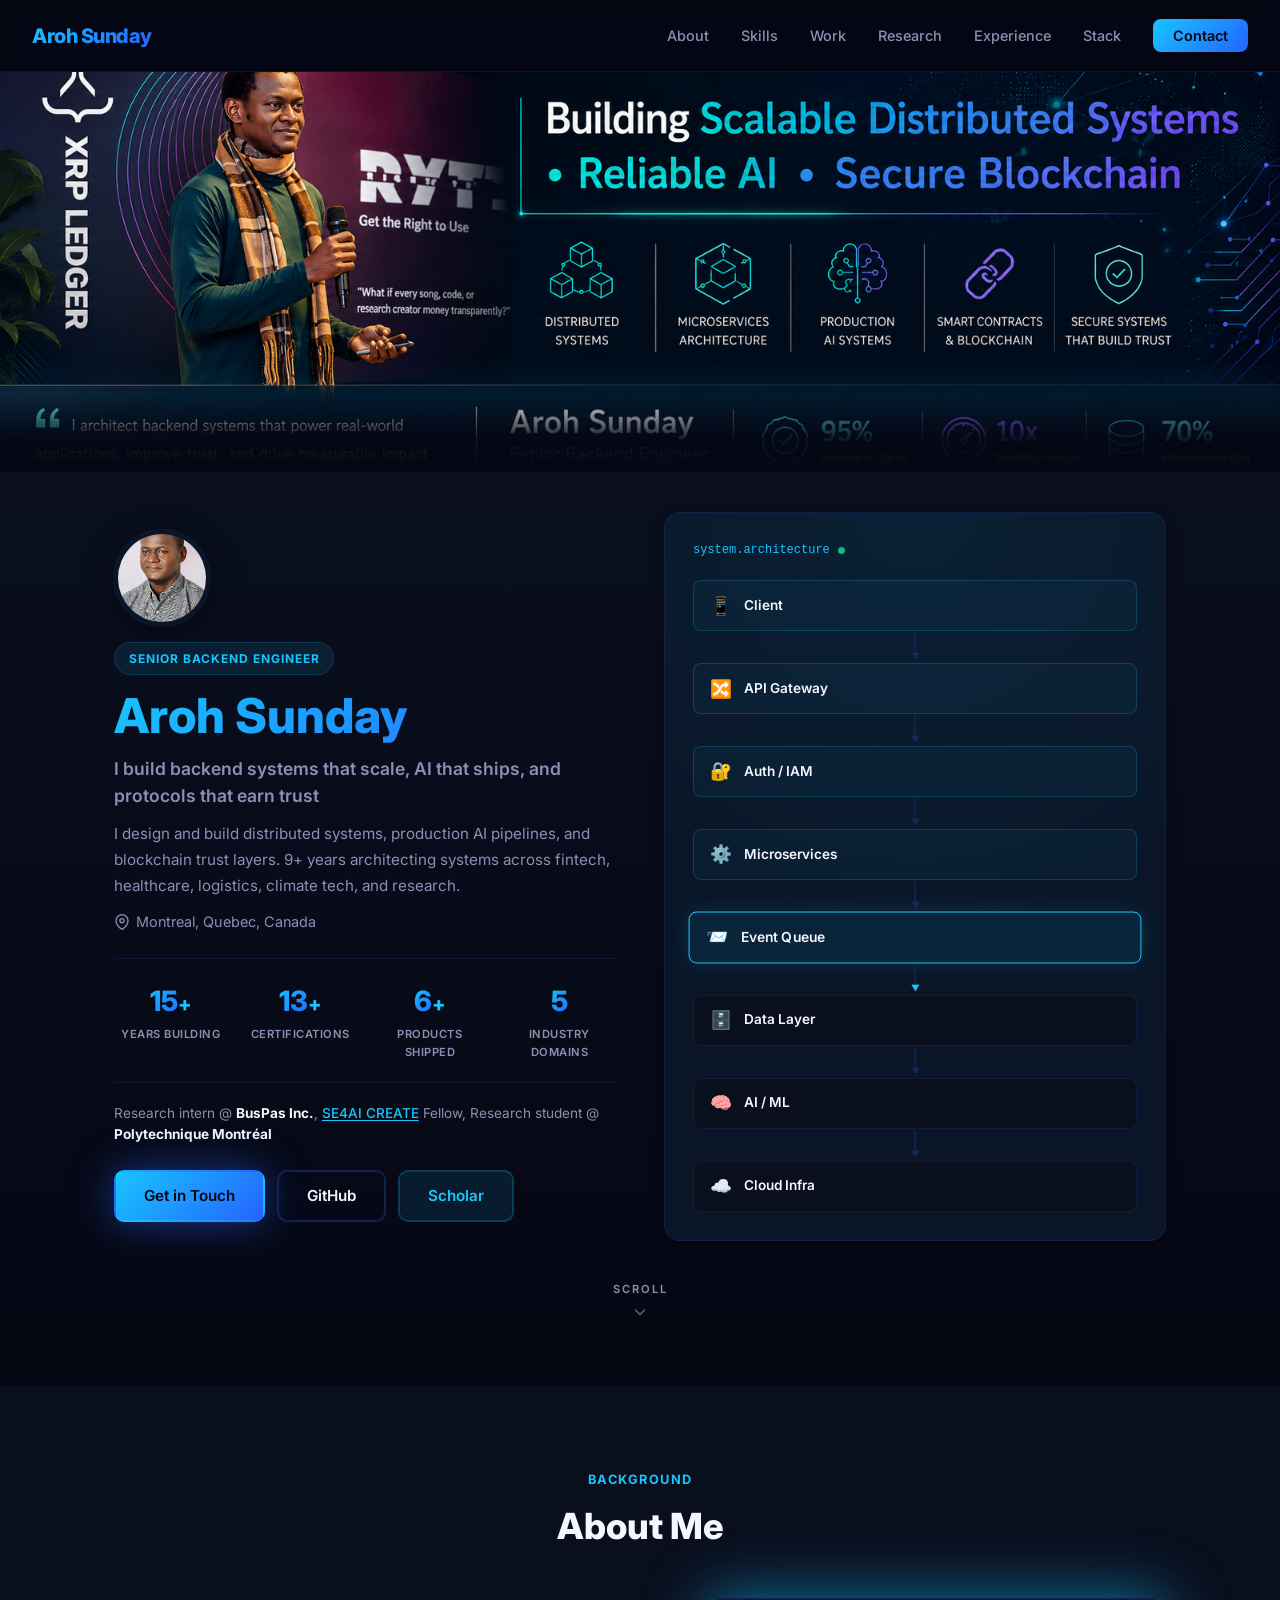
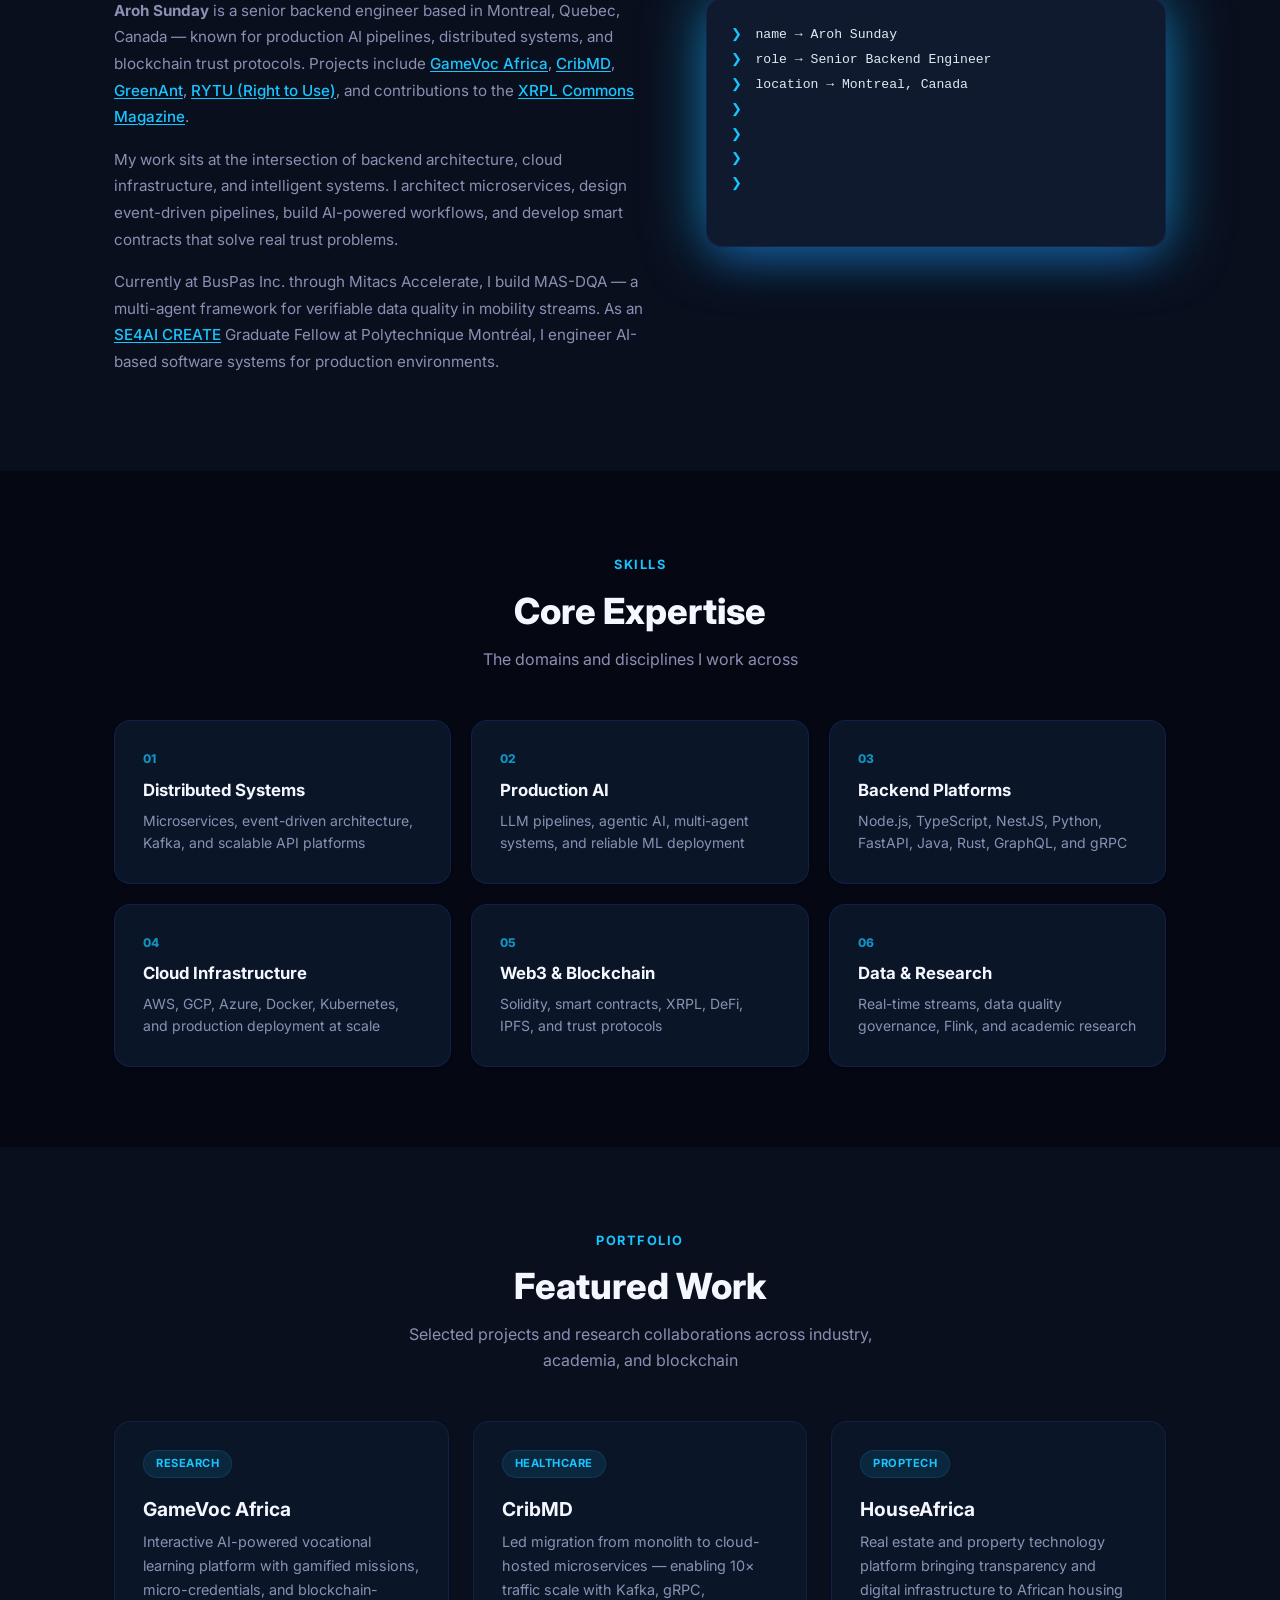
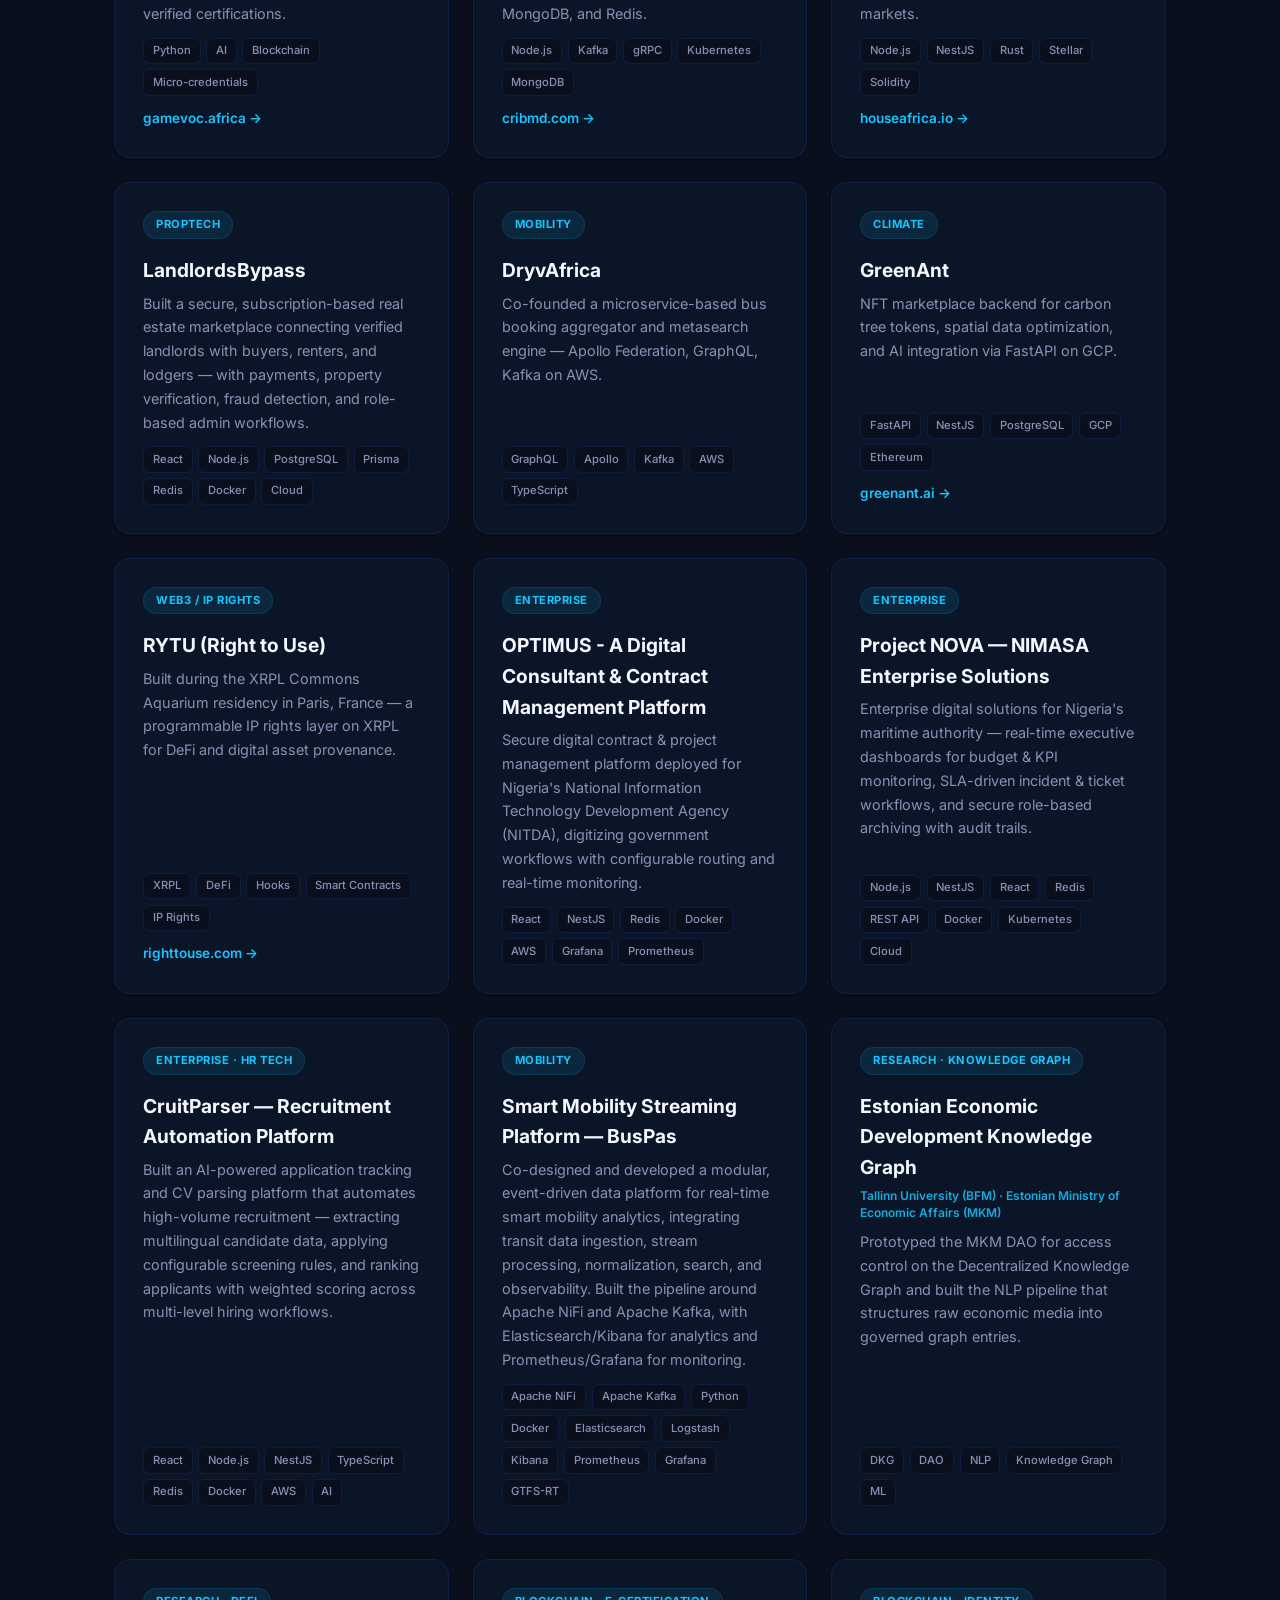
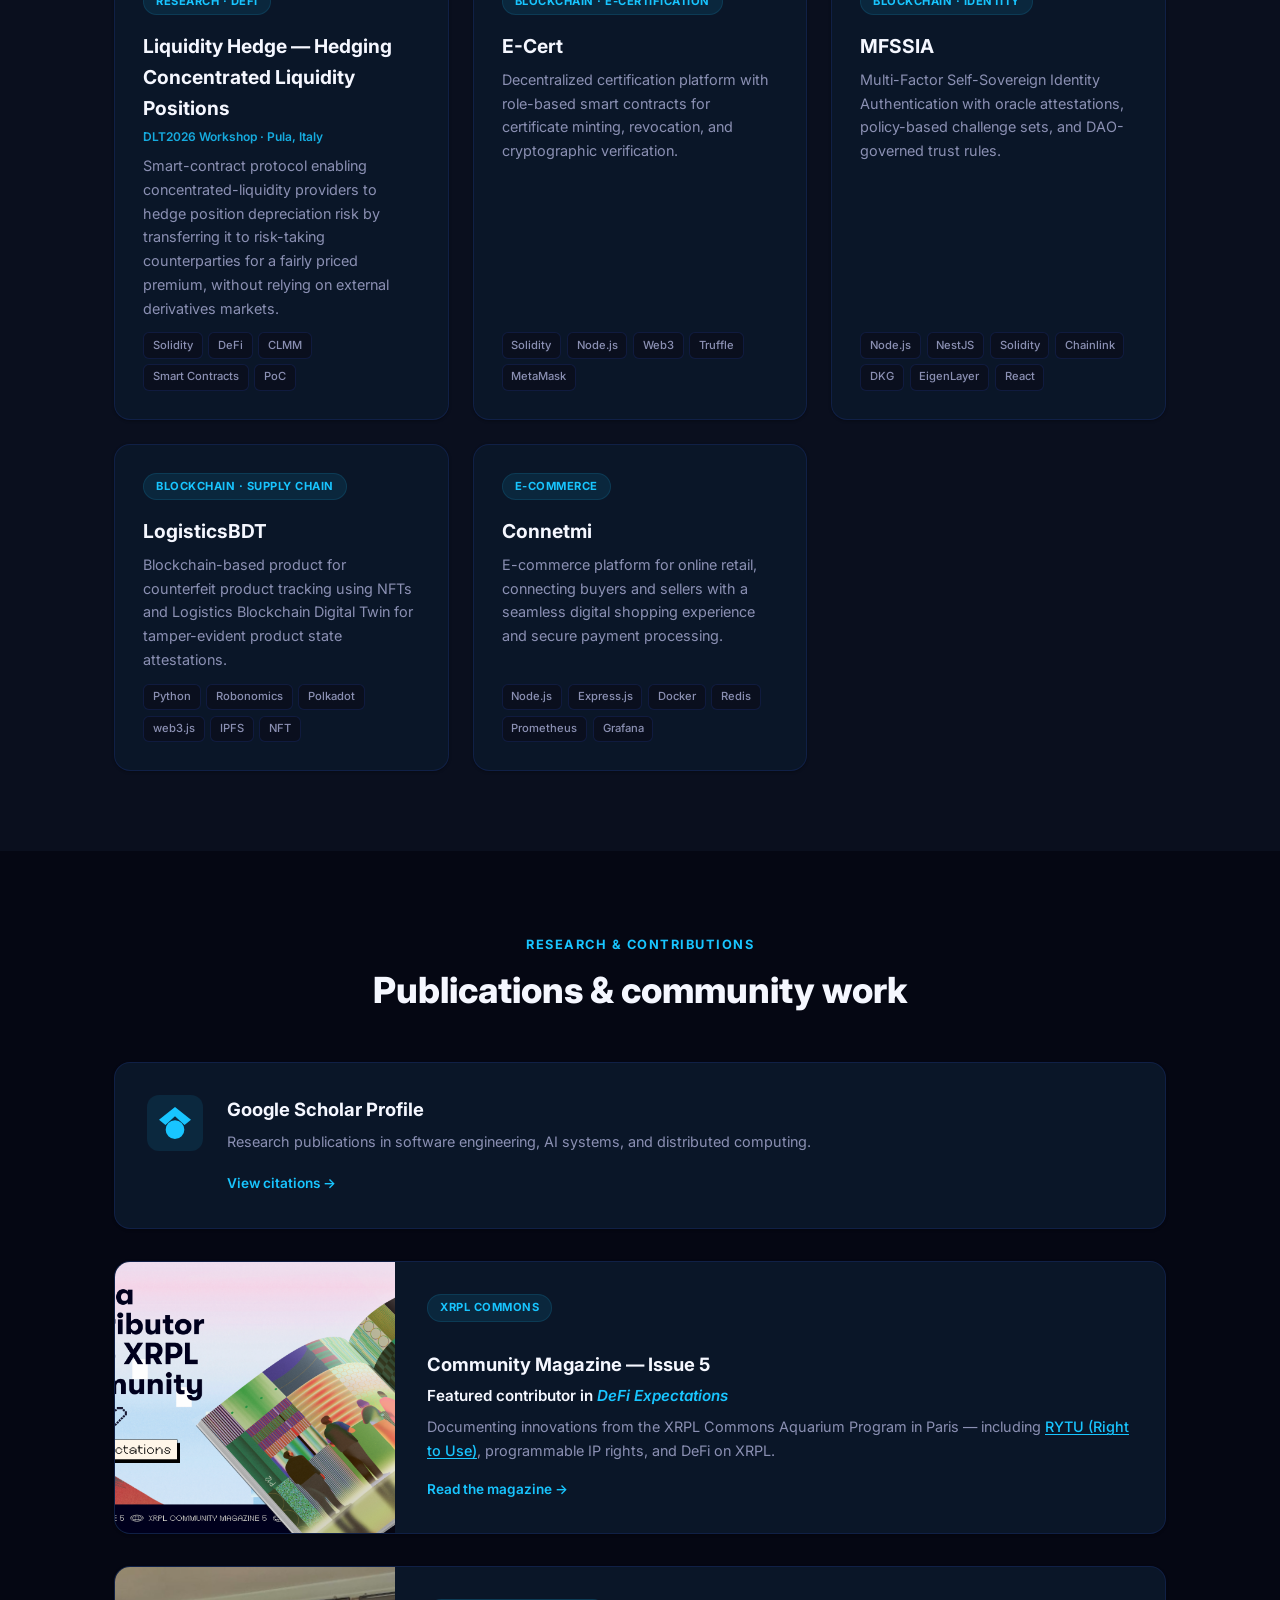
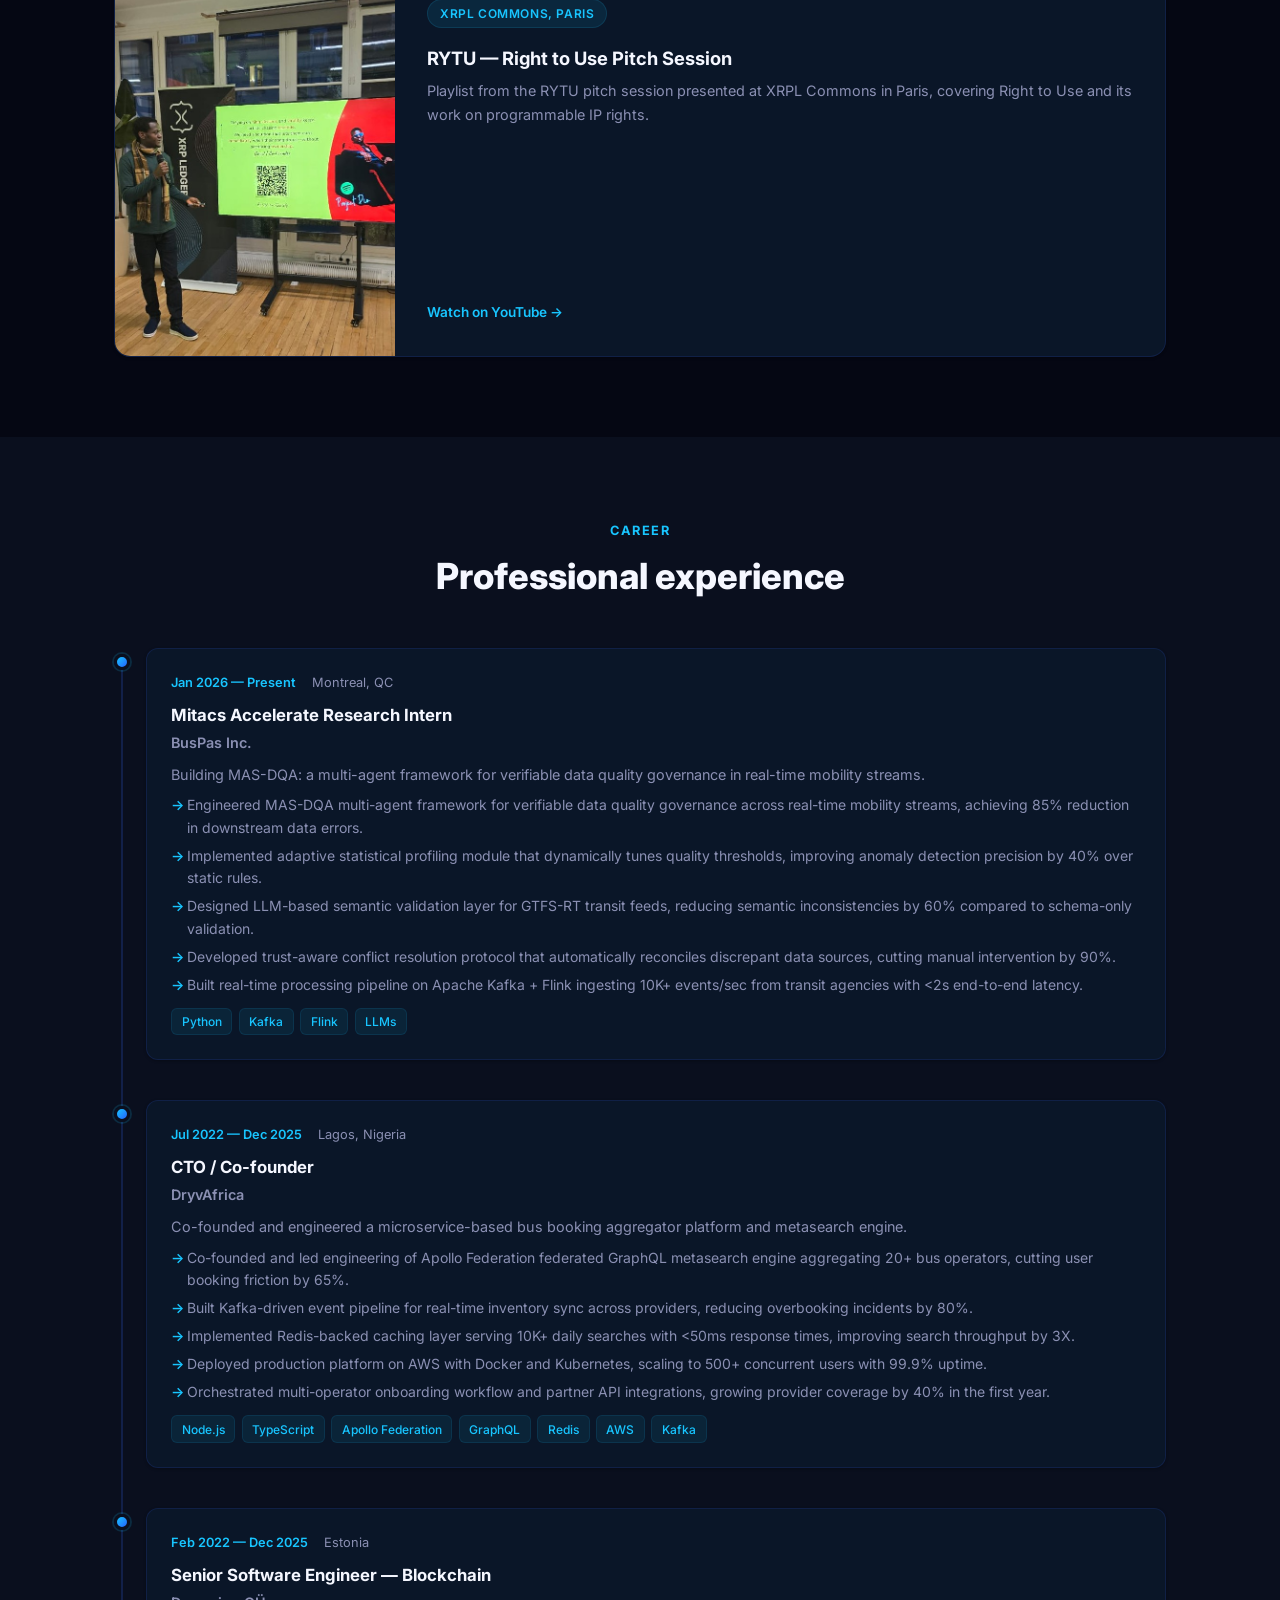
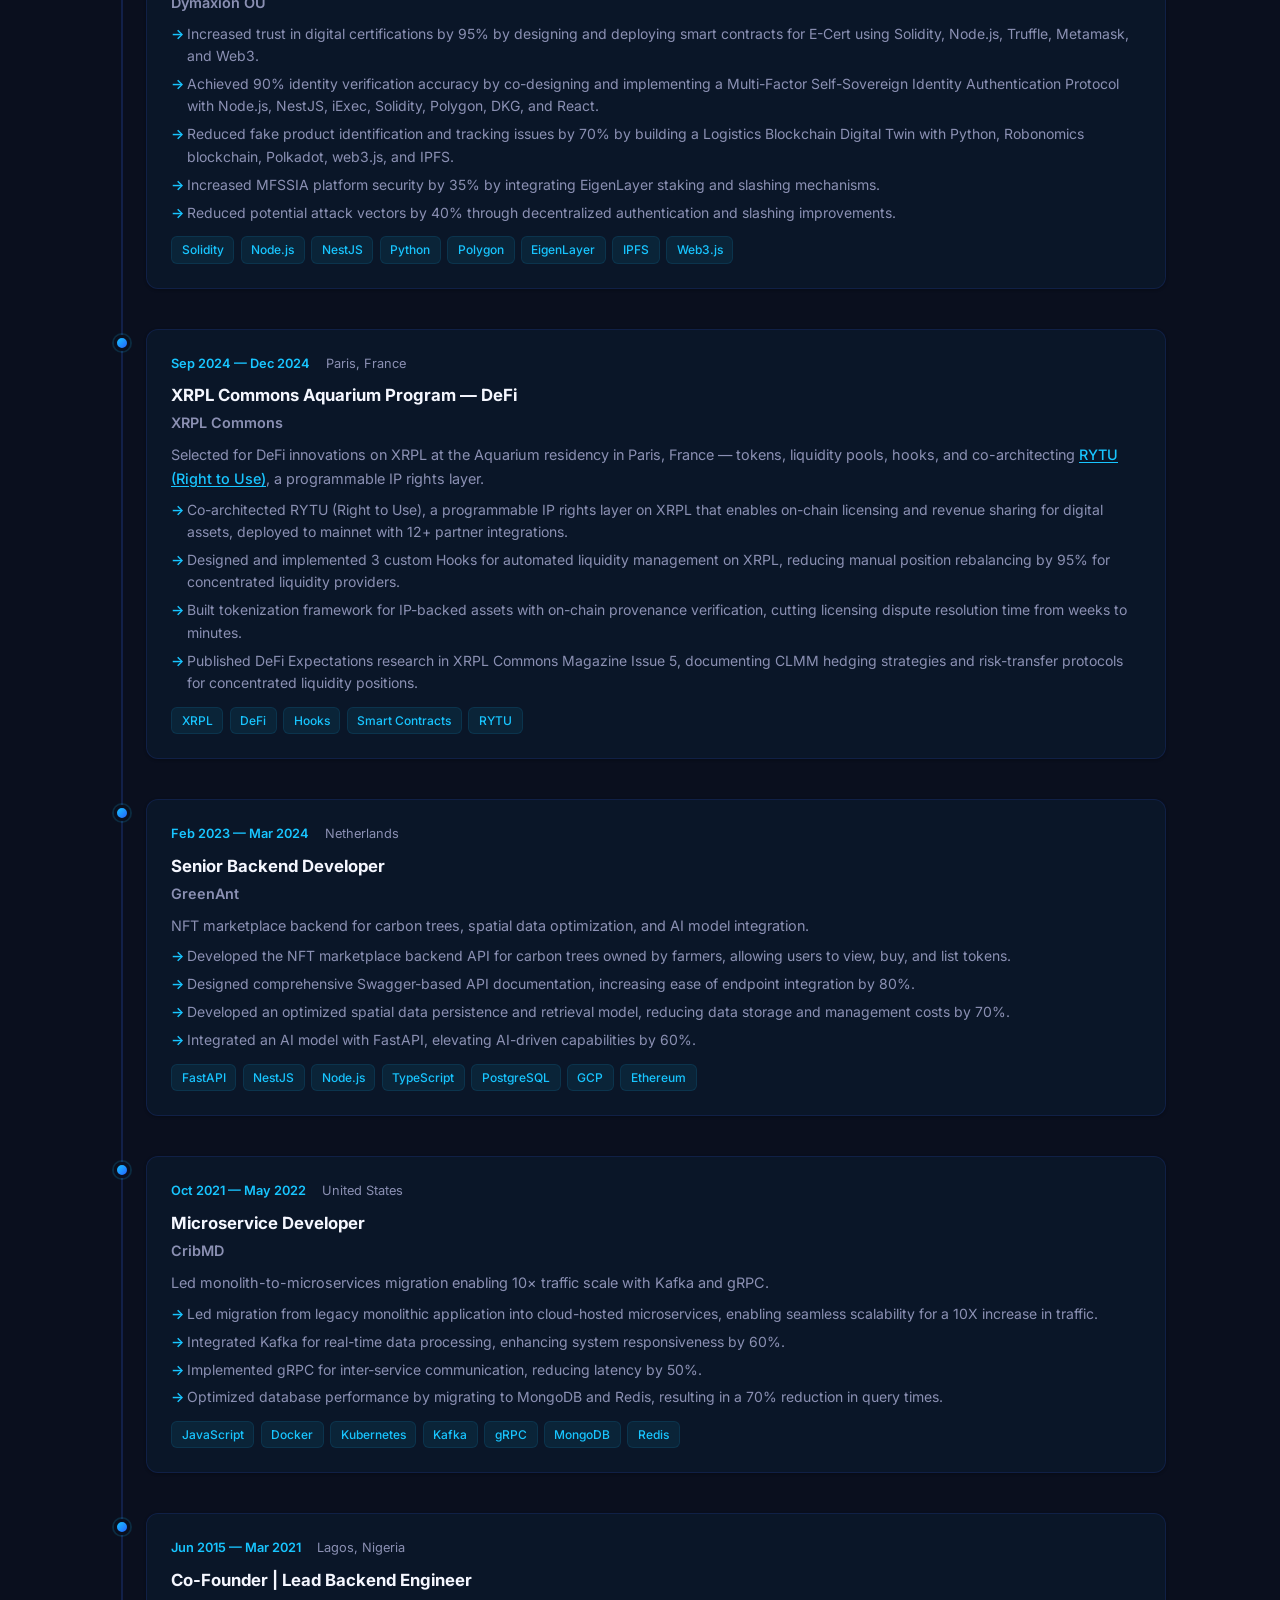
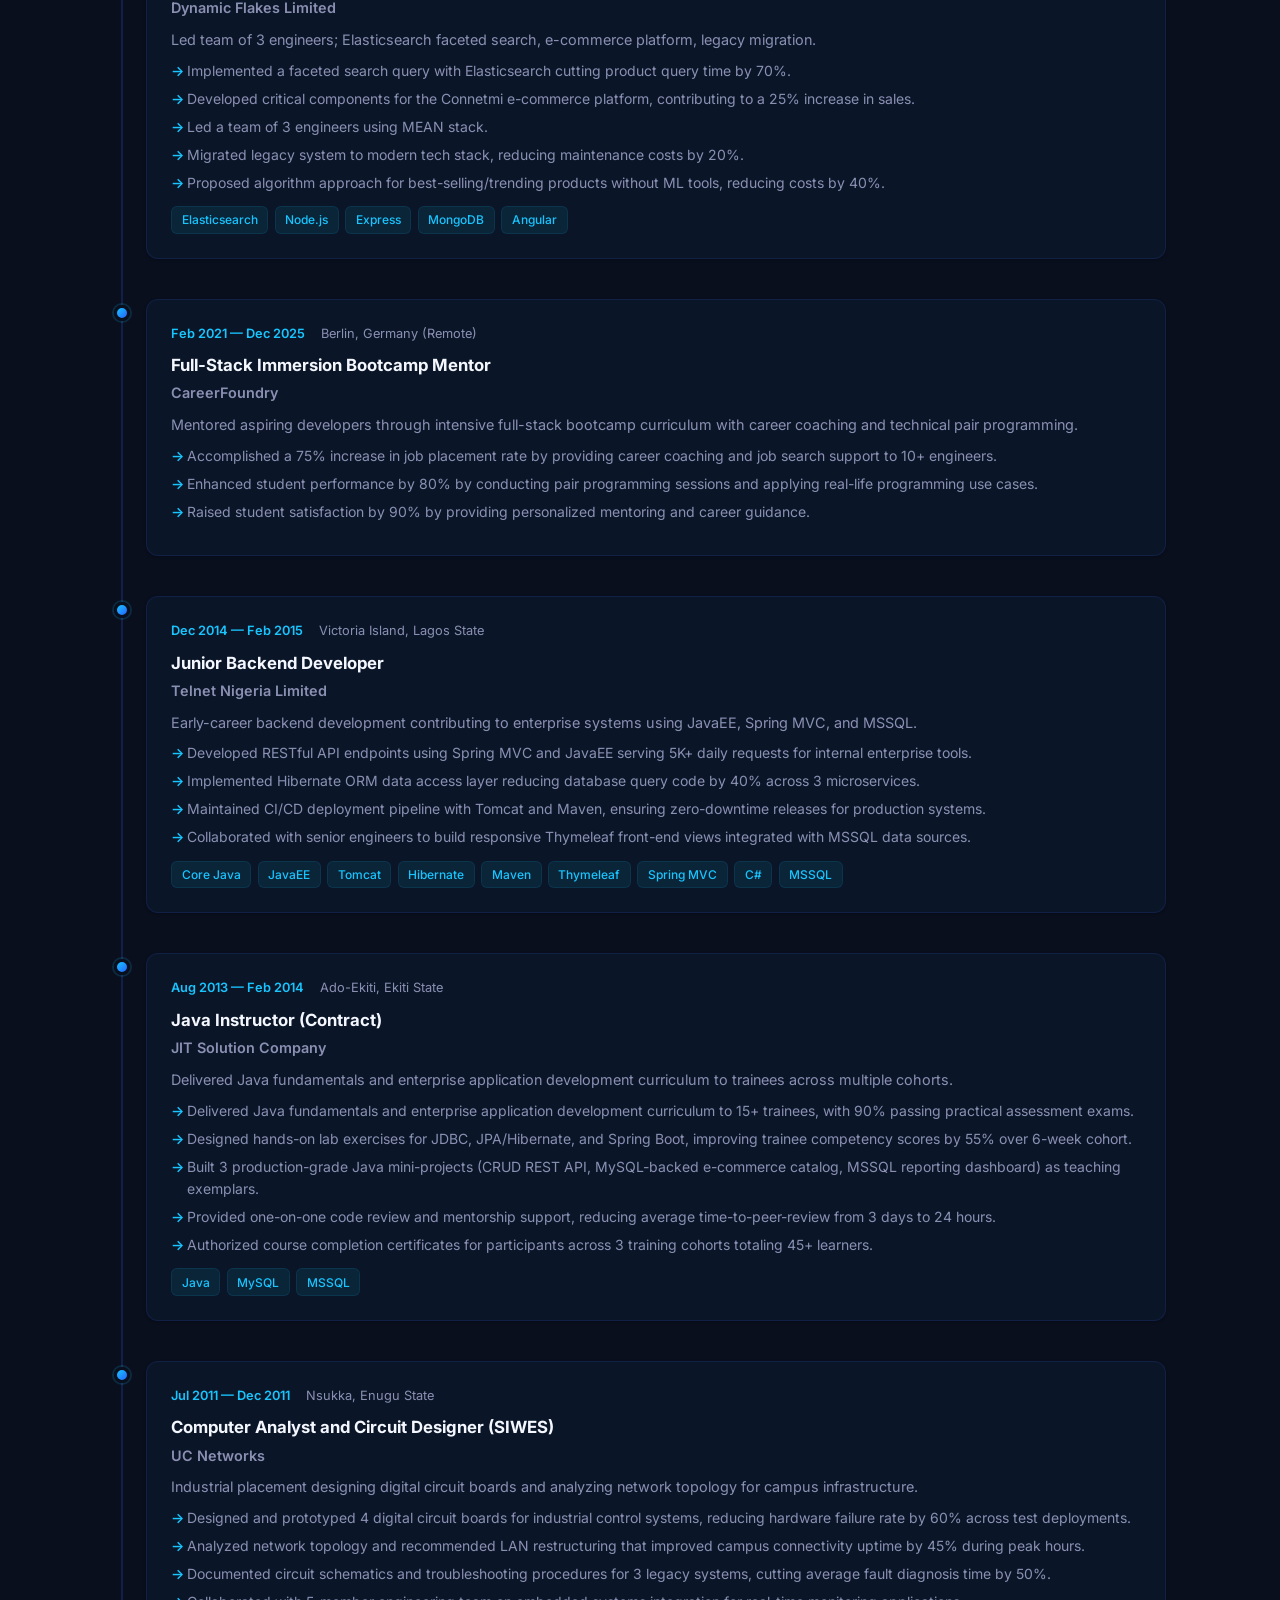
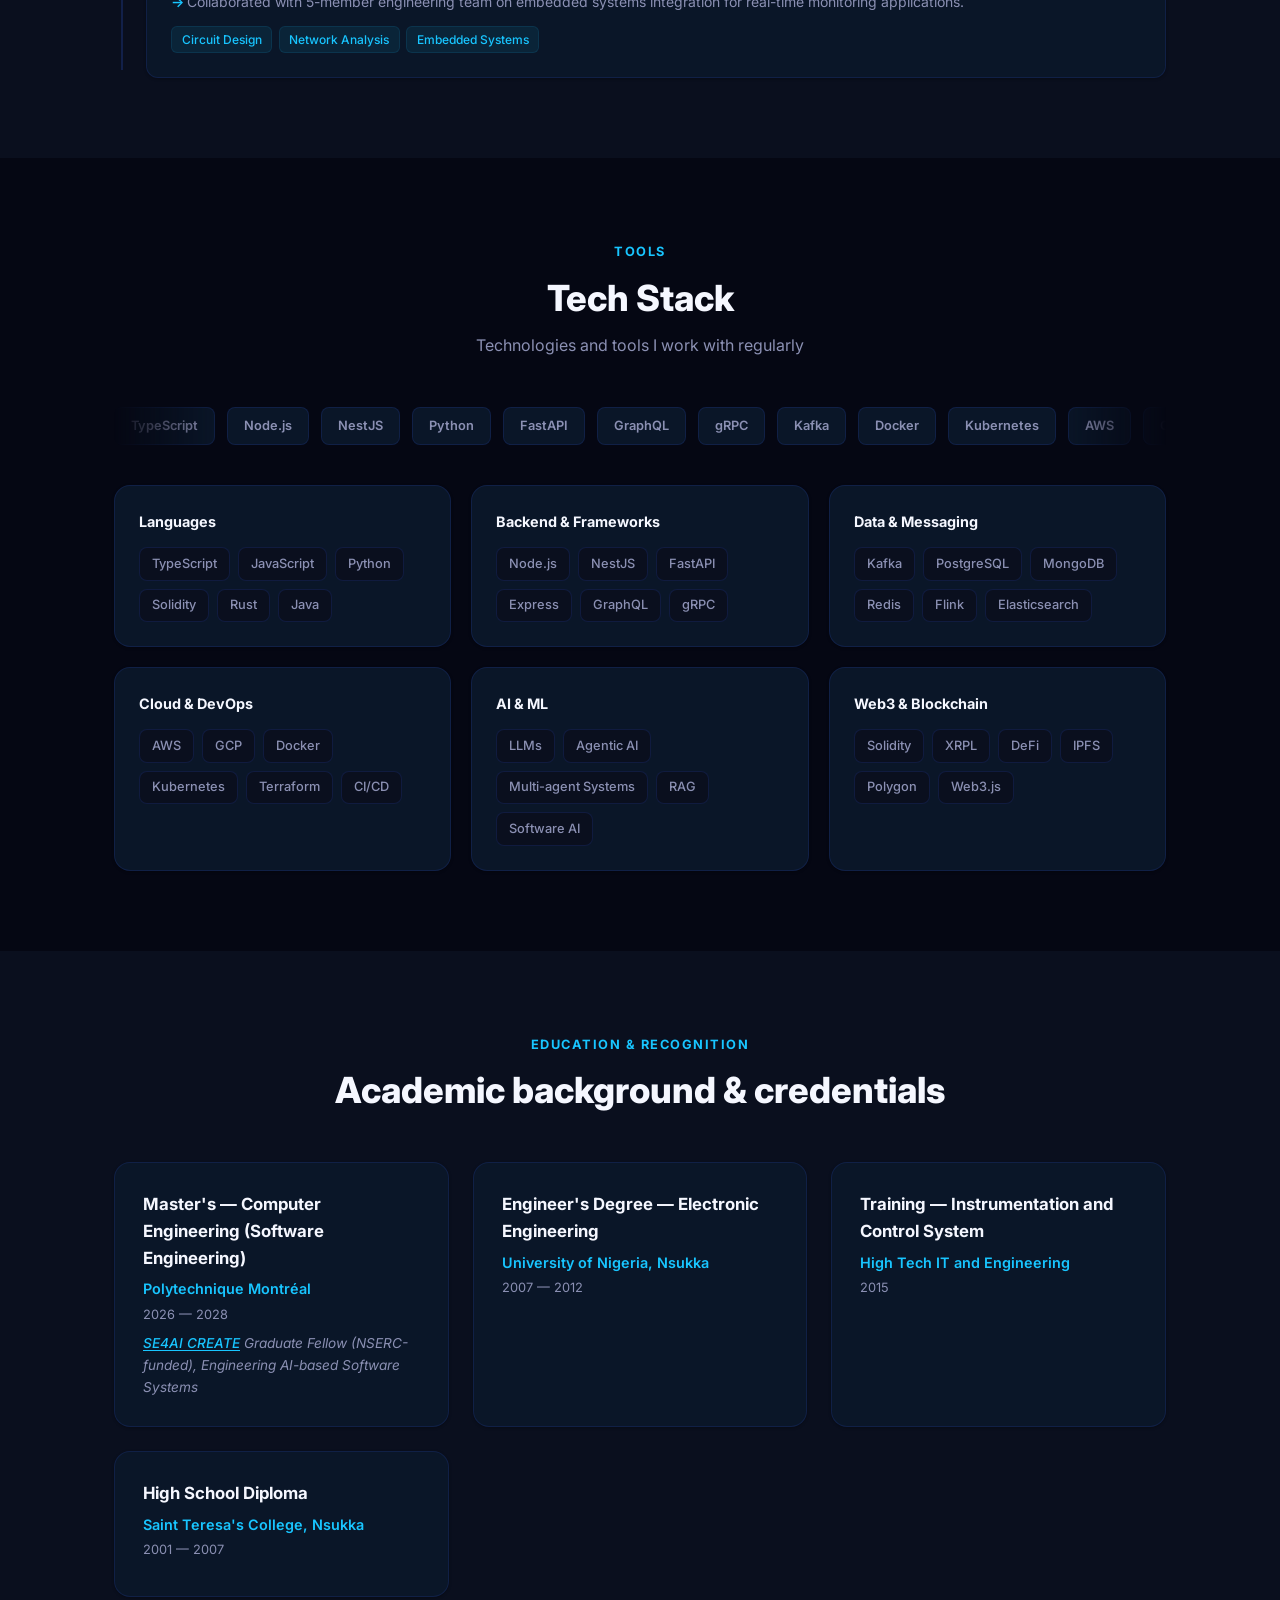
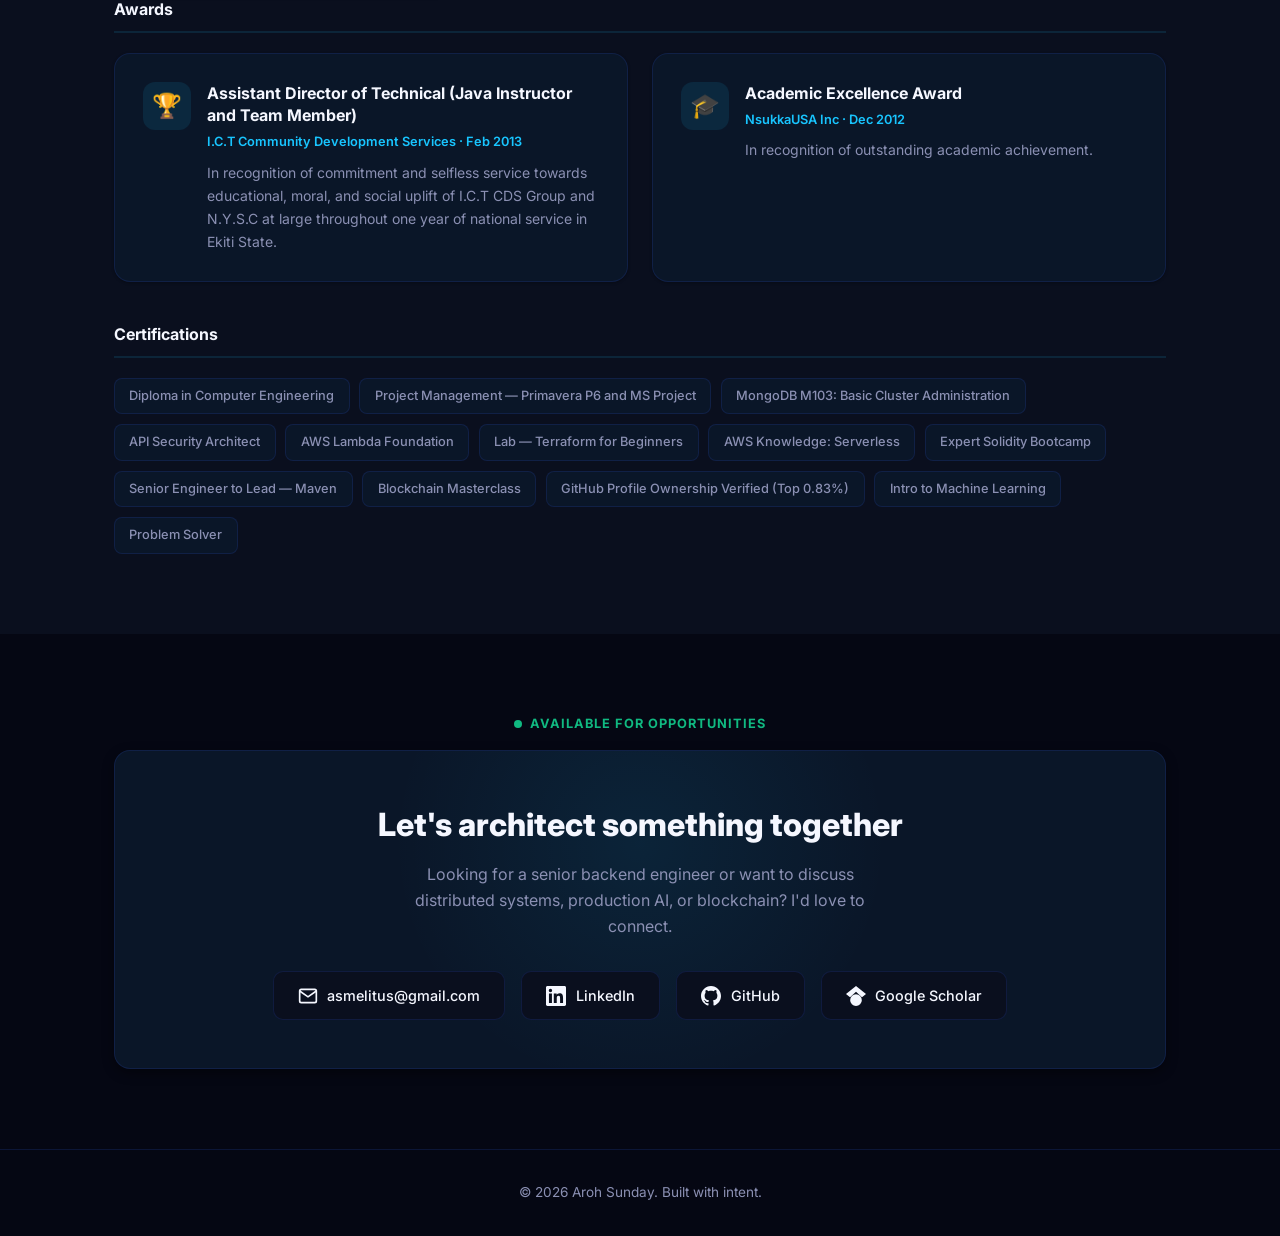
<file: index.html>
<!DOCTYPE html>
<html lang="en">
<head>
  <meta charset="UTF-8">
  <meta name="viewport" content="width=device-width, initial-scale=1.0">
  <meta name="description" content="Aroh Sunday — Backend engineer in Montreal. Production AI, distributed systems, smart contracts. GameVoc, XRPL Commons, Polytechnique Montréal.">
  <meta name="author" content="Aroh Sunday">
  <meta name="robots" content="index, follow">
  <meta name="keywords" content="Aroh Sunday, backend engineer Montreal, distributed systems, production AI, blockchain, smart contracts, XRPL Commons, GameVoc, Polytechnique Montréal, melitus">
  <title>Aroh Sunday | Backend Engineer · AI Systems · Blockchain</title>
  <link rel="canonical" href="https://melitus.github.io/sunday.aroh/">
  <link rel="me" href="https://github.com/melitus">
  <link rel="me" href="https://www.linkedin.com/in/arohsunday">
  <link rel="me" href="https://scholar.google.com/citations?user=jzp04ekAAAAJ">

  <!-- Open Graph -->
  <meta property="og:type" content="profile">
  <meta property="og:title" content="Aroh Sunday | Backend Engineer · AI Systems · Blockchain">
  <meta property="og:description" content="Aroh Sunday — Backend engineer in Montreal. Production AI, distributed systems, smart contracts. GameVoc, XRPL Commons, Polytechnique Montréal.">
  <meta property="og:url" content="https://melitus.github.io/sunday.aroh/">
  <meta property="og:site_name" content="Aroh Sunday">
  <meta property="og:locale" content="en_CA">
  <meta property="og:image" content="https://melitus.github.io/sunday.aroh/assets/images/profile.jpg">
  <meta property="profile:first_name" content="Aroh">
  <meta property="profile:last_name" content="Sunday">

  <!-- Twitter Card -->
  <meta name="twitter:card" content="summary_large_image">
  <meta name="twitter:title" content="Aroh Sunday | Backend Engineer · AI Systems · Blockchain">
  <meta name="twitter:description" content="Backend engineer in Montreal. Production AI, distributed systems, smart contracts.">
  <meta name="twitter:image" content="https://melitus.github.io/sunday.aroh/assets/images/profile.jpg">

  <script type="application/ld+json">
  {
    "@context": "https://schema.org",
    "@graph": [
      {
        "@type": "Person",
        "@id": "https://melitus.github.io/sunday.aroh/#person",
        "name": "Aroh Sunday",
        "givenName": "Aroh",
        "familyName": "Sunday",
        "jobTitle": "Senior Backend Engineer",
        "description": "Backend engineer specializing in production AI, distributed systems, and blockchain trust layers.",
        "url": "https://melitus.github.io/sunday.aroh/",
        "image": "https://melitus.github.io/sunday.aroh/assets/images/profile.jpg",
        "email": "asmelitus@gmail.com",
        "address": {
          "@type": "PostalAddress",
          "addressLocality": "Montreal",
          "addressRegion": "QC",
          "addressCountry": "CA"
        },
        "alumniOf": [
          {
            "@type": "CollegeOrUniversity",
            "name": "Polytechnique Montréal"
          },
          {
            "@type": "CollegeOrUniversity",
            "name": "University of Nigeria, Nsukka"
          }
        ],
        "worksFor": {
          "@type": "Organization",
          "name": "BusPas Inc."
        },
        "knowsAbout": [
          "Distributed Systems",
          "Production AI",
          "Large Language Models",
          "Smart Contracts",
          "Blockchain",
          "Microservices",
          "XRPL",
          "DeFi"
        ],
        "sameAs": [
          "https://github.com/melitus",
          "https://www.linkedin.com/in/arohsunday",
          "https://scholar.google.com/citations?user=jzp04ekAAAAJ&hl=en",
          "https://gamevoc.africa/",
          "https://issuu.com/xrplcommons/docs/xrpl_community_mag_5_-_defi_expectations",
          "https://se4ai.org/",
          "https://righttouse.com/"
        ]
      },
      {
        "@type": "WebSite",
        "@id": "https://melitus.github.io/sunday.aroh/#website",
        "url": "https://melitus.github.io/sunday.aroh/",
        "name": "Aroh Sunday — Personal Website",
        "description": "Portfolio of Aroh Sunday, backend engineer in Montreal.",
        "publisher": { "@id": "https://melitus.github.io/sunday.aroh/#person" },
        "inLanguage": "en-CA"
      },
      {
        "@type": "ProfilePage",
        "@id": "https://melitus.github.io/sunday.aroh/#webpage",
        "url": "https://melitus.github.io/sunday.aroh/",
        "name": "Aroh Sunday | Backend Engineer · AI Systems · Blockchain",
        "isPartOf": { "@id": "https://melitus.github.io/sunday.aroh/#website" },
        "about": { "@id": "https://melitus.github.io/sunday.aroh/#person" },
        "description": "Aroh Sunday — Backend engineer in Montreal. Production AI, distributed systems, smart contracts.",
        "inLanguage": "en-CA"
      }
    ]
  }
  </script>

  <link rel="preconnect" href="https://fonts.googleapis.com">
  <link rel="preconnect" href="https://fonts.gstatic.com" crossorigin>
  <link href="https://fonts.googleapis.com/css2?family=Inter:wght@400;500;600;700;800&display=swap" rel="stylesheet">
  <link rel="stylesheet" href="css/styles.css">
  <link rel="icon" href="assets/images/favicon.jpg" type="image/jpeg">
</head>
<body>
  <a href="#main" class="skip-link">Skip to content</a>
    <nav class="navbar" id="navbar">
      <a href="#home" class="logo">Aroh Sunday</a>
      <button class="nav-toggle" id="navToggle" aria-label="Toggle navigation" aria-expanded="false">
        <span></span><span></span><span></span>
      </button>
    <ul class="nav-links" id="navLinks">
      <li><a href="#about" data-nav="about">About</a></li>
      <li><a href="#skills" data-nav="skills">Skills</a></li>
      <li><a href="#projects" data-nav="projects">Work</a></li>
      <li><a href="#publications" data-nav="publications">Research</a></li>
      <li><a href="#experience" data-nav="experience">Experience</a></li>
      <li><a href="#stack" data-nav="stack">Stack</a></li>
      <li><a href="#contact" data-nav="contact" class="nav-cta">Contact</a></li>
    </ul>
  </nav>

  <header class="hero" id="home">
    <div class="hero-banner hero-enter" style="--enter-order: 0">
      <picture>
        <source media="(max-width: 768px)" srcset="assets/images/background.png">
        <img
          src="assets/images/background.png"
          alt="Aroh Sunday — Backend Engineer in Montreal, building scalable distributed systems, production AI, and secure blockchain"
          class="hero-banner-img"
          width="1983"
          height="793"
          fetchpriority="high"
          decoding="async"
        >
      </picture>
      <div class="hero-banner-fade" aria-hidden="true"></div>
    </div>

    <div class="hero-body">
      <div class="container hero-layout">
        <div class="hero-intro">
          <div class="profile-wrapper hero-enter" style="--enter-order: 1">
            <picture>
              <source srcset="assets/images/profile.webp" type="image/webp">
              <img src="assets/images/profile.jpg" alt="Aroh Sunday — Backend Engineer, Montreal, Canada" class="profile-photo" width="120" height="120">
            </picture>
          </div>
          <span class="role-pill hero-enter" style="--enter-order: 2">Senior Backend Engineer</span>
          <h1 class="hero-enter" style="--enter-order: 3">Aroh Sunday</h1>
          <p class="headline hero-enter" style="--enter-order: 4">I build backend systems that scale, AI that ships, and protocols that earn trust</p>
          <p class="hero-bio hero-enter" style="--enter-order: 5">I design and build distributed systems, production AI pipelines, and blockchain trust layers. 9+ years architecting systems across fintech, healthcare, logistics, climate tech, and research.</p>
          <p class="location hero-enter" style="--enter-order: 6">
            <svg width="16" height="16" viewBox="0 0 24 24" fill="none" stroke="currentColor" stroke-width="2"><path d="M21 10c0 7-9 13-9 13s-9-6-9-13a9 9 0 0 1 18 0z"/><circle cx="12" cy="10" r="3"/></svg>
            Montreal, Quebec, Canada
          </p>

          <div class="hero-stats hero-enter" style="--enter-order: 7">
            <div class="stat-item">
              <span class="stat-number" data-target="9">0</span><span class="stat-suffix">+</span>
              <span class="stat-label">Years building</span>
            </div>
            <div class="stat-item">
              <span class="stat-number" data-target="12">0</span><span class="stat-suffix">+</span>
              <span class="stat-label">Certifications</span>
            </div>
            <div class="stat-item">
              <span class="stat-number" data-target="6">0</span><span class="stat-suffix">+</span>
              <span class="stat-label">Products shipped</span>
            </div>
            <div class="stat-item">
              <span class="stat-number" data-target="5">0</span>
              <span class="stat-label">Industry domains</span>
            </div>
          </div>

          <p class="current-role hero-enter" style="--enter-order: 8">Research intern @ <strong>BusPas Inc.</strong>, <a href="https://se4ai.org/" target="_blank" rel="noopener noreferrer">SE4AI CREATE</a> Fellow, Research student @ <strong>Polytechnique Montréal</strong></p>

          <div class="hero-actions hero-enter" style="--enter-order: 9">
            <a href="#contact" class="btn btn-primary">Get in Touch</a>
            <a href="https://github.com/melitus" target="_blank" rel="noopener noreferrer" class="btn btn-outline">GitHub</a>
            <a href="https://scholar.google.com/citations?user=jzp04ekAAAAJ&hl=en" target="_blank" rel="noopener noreferrer" class="btn btn-secondary">Scholar</a>
          </div>
        </div>

        <div class="arch-diagram hero-enter" style="--enter-order: 10" aria-label="Backend system architecture diagram">
          <p class="arch-label">system.architecture<span class="arch-live-dot"></span></p>
          <div class="arch-flow" id="archFlow">
            <div class="arch-node" data-step="0"><span class="arch-icon">📱</span><span class="arch-name">Client</span><span class="arch-pulse"></span></div>
            <div class="arch-arrow" data-step="0"><span class="arch-arrow-line"></span><span class="arch-arrow-head">▼</span></div>
            <div class="arch-node" data-step="1"><span class="arch-icon">🔀</span><span class="arch-name">API Gateway</span><span class="arch-pulse"></span></div>
            <div class="arch-arrow" data-step="1"><span class="arch-arrow-line"></span><span class="arch-arrow-head">▼</span></div>
            <div class="arch-node" data-step="2"><span class="arch-icon">🔐</span><span class="arch-name">Auth / IAM</span><span class="arch-pulse"></span></div>
            <div class="arch-arrow" data-step="2"><span class="arch-arrow-line"></span><span class="arch-arrow-head">▼</span></div>
            <div class="arch-node" data-step="3"><span class="arch-icon">⚙️</span><span class="arch-name">Microservices</span><span class="arch-pulse"></span></div>
            <div class="arch-arrow" data-step="3"><span class="arch-arrow-line"></span><span class="arch-arrow-head">▼</span></div>
            <div class="arch-node" data-step="4"><span class="arch-icon">📨</span><span class="arch-name">Event Queue</span><span class="arch-pulse"></span></div>
            <div class="arch-arrow" data-step="4"><span class="arch-arrow-line"></span><span class="arch-arrow-head">▼</span></div>
            <div class="arch-node" data-step="5"><span class="arch-icon">🗄️</span><span class="arch-name">Data Layer</span><span class="arch-pulse"></span></div>
            <div class="arch-arrow" data-step="5"><span class="arch-arrow-line"></span><span class="arch-arrow-head">▼</span></div>
            <div class="arch-node" data-step="6"><span class="arch-icon">🧠</span><span class="arch-name">AI / ML</span><span class="arch-pulse"></span></div>
            <div class="arch-arrow" data-step="6"><span class="arch-arrow-line"></span><span class="arch-arrow-head">▼</span></div>
            <div class="arch-node" data-step="7"><span class="arch-icon">☁️</span><span class="arch-name">Cloud Infra</span><span class="arch-pulse"></span></div>
          </div>
        </div>
      </div>

      <a href="#about" class="scroll-hint hero-enter" style="--enter-order: 11" aria-label="Scroll to about section">
        <span>scroll</span>
        <svg width="20" height="20" viewBox="0 0 24 24" fill="none" stroke="currentColor" stroke-width="2"><polyline points="6 9 12 15 18 9"/></svg>
      </a>
    </div>
  </header>

  <main>
    <section class="section about-section" id="about">
      <div class="container">
        <div class="section-header">
          <span class="section-label">Background</span>
          <h2>About Me</h2>
        </div>
        <div class="about-layout">
          <div class="about-copy">
            <p class="about-intro">
              <strong>Aroh Sunday</strong> is a senior backend engineer based in Montreal, Quebec, Canada — known for production AI pipelines, distributed systems, and blockchain trust protocols. Projects include <a href="https://gamevoc.africa/">GameVoc Africa</a>, <a href="https://www.cribmd.com/">CribMD</a>, <a href="https://www.greenant.ai/">GreenAnt</a>, <a href="https://righttouse.com/">RYTU (Right to Use)</a>, and contributions to the <a href="https://issuu.com/xrplcommons/docs/xrpl_community_mag_5_-_defi_expectations?fr=xKAE9_zU1NQ">XRPL Commons Magazine</a>.
            </p>
            <p>My work sits at the intersection of backend architecture, cloud infrastructure, and intelligent systems. I architect microservices, design event-driven pipelines, build AI-powered workflows, and develop smart contracts that solve real trust problems.</p>
            <p>Currently at BusPas Inc. through Mitacs Accelerate, I build MAS-DQA — a multi-agent framework for verifiable data quality in mobility streams. As an <a href="https://se4ai.org/" target="_blank" rel="noopener noreferrer">SE4AI CREATE</a> Graduate Fellow at Polytechnique Montréal, I engineer AI-based software systems for production environments.</p>
          </div>
          <div class="terminal-block" id="terminalBlock">
            <div class="terminal-line"><span class="terminal-prompt">❯</span> <span class="terminal-text" data-typed="name → Aroh Sunday"></span></div>
            <div class="terminal-line"><span class="terminal-prompt">❯</span> <span class="terminal-text" data-typed="role → Senior Backend Engineer"></span></div>
            <div class="terminal-line"><span class="terminal-prompt">❯</span> <span class="terminal-text" data-typed="location → Montreal, Canada"></span></div>
            <div class="terminal-line"><span class="terminal-prompt">❯</span> <span class="terminal-text" data-typed="experience → 15+ years"></span></div>
            <div class="terminal-line"><span class="terminal-prompt">❯</span> <span class="terminal-text" data-typed="education → Polytechnique Montréal (M.Eng)"></span></div>
            <div class="terminal-line"><span class="terminal-prompt">❯</span> <span class="terminal-text" data-typed="certifications → AWS · Solidity · Terraform · MongoDB"></span></div>
            <div class="terminal-line"><span class="terminal-prompt">❯</span> <span class="terminal-text" data-typed="focus → Distributed Systems, Production AI, Web3"></span></div>
            <div class="terminal-line terminal-cursor-line"><span class="terminal-prompt">❯</span> <span class="cursor-blink">_</span></div>
          </div>
        </div>
      </div>
    </section>

    <section class="section skills-section" id="skills">
      <div class="container">
        <div class="section-header">
          <span class="section-label">Skills</span>
          <h2>Core Expertise</h2>
          <p class="section-subtitle">The domains and disciplines I work across</p>
        </div>
        <div class="expertise-grid">
          <article class="expertise-card">
            <span class="expertise-num">01</span>
            <h3>Distributed Systems</h3>
            <p>Microservices, event-driven architecture, Kafka, and scalable API platforms</p>
          </article>
          <article class="expertise-card">
            <span class="expertise-num">02</span>
            <h3>Production AI</h3>
            <p>LLM pipelines, agentic AI, multi-agent systems, and reliable ML deployment</p>
          </article>
          <article class="expertise-card">
            <span class="expertise-num">03</span>
            <h3>Backend Platforms</h3>
            <p>Node.js, TypeScript, NestJS, Python, FastAPI, Java, Rust, GraphQL, and gRPC</p>
          </article>
          <article class="expertise-card">
            <span class="expertise-num">04</span>
            <h3>Cloud Infrastructure</h3>
            <p>AWS, GCP, Azure, Docker, Kubernetes, and production deployment at scale</p>
          </article>
          <article class="expertise-card">
            <span class="expertise-num">05</span>
            <h3>Web3 &amp; Blockchain</h3>
            <p>Solidity, smart contracts, XRPL, DeFi, IPFS, and trust protocols</p>
          </article>
          <article class="expertise-card">
            <span class="expertise-num">06</span>
            <h3>Data &amp; Research</h3>
            <p>Real-time streams, data quality governance, Flink, and academic research</p>
          </article>
        </div>
      </div>
    </section>

    <section class="section projects-section" id="projects">
      <div class="container">
        <div class="section-header">
          <span class="section-label">Portfolio</span>
          <h2>Featured Work</h2>
          <p class="section-subtitle">Selected projects and research collaborations across industry, academia, and blockchain</p>
        </div>
        <div class="projects-grid">
          <a href="https://gamevoc.africa/" target="_blank" rel="noopener noreferrer" class="project-card">
            <div class="project-badge">Research</div>
            <h3>GameVoc Africa</h3>
            <p>Interactive AI-powered vocational learning platform with gamified missions, micro-credentials, and blockchain-verified certifications.</p>
            <div class="project-stack"><span>Python</span><span>AI</span><span>Blockchain</span><span>Micro-credentials</span></div>
            <span class="project-link">gamevoc.africa →</span>
          </a>
          <a href="https://www.cribmd.com/" target="_blank" rel="noopener noreferrer" class="project-card">
            <div class="project-badge">Healthcare</div>
            <h3>CribMD</h3>
            <p>Led migration from monolith to cloud-hosted microservices — enabling 10× traffic scale with Kafka, gRPC, MongoDB, and Redis.</p>
            <div class="project-stack"><span>Node.js</span><span>Kafka</span><span>gRPC</span><span>Kubernetes</span><span>MongoDB</span></div>
            <span class="project-link">cribmd.com →</span>
          </a>
          <a href="https://houseafrica.io/" target="_blank" rel="noopener noreferrer" class="project-card">
            <div class="project-badge">PropTech</div>
            <h3>HouseAfrica</h3>
            <p>Real estate and property technology platform bringing transparency and digital infrastructure to African housing markets.</p>
            <div class="project-stack"><span>Node.js</span><span>NestJS</span><span>Rust</span><span>Stellar</span><span>Solidity</span></div>
            <span class="project-link">houseafrica.io →</span>
          </a>
          <article class="project-card project-card-static">
            <div class="project-badge">PropTech</div>
            <h3>LandlordsBypass</h3>
            <p>Built a secure, subscription-based real estate marketplace connecting verified landlords with buyers, renters, and lodgers — with payments, property verification, fraud detection, and role-based admin workflows.</p>
            <div class="project-stack"><span>React</span><span>Node.js</span><span>PostgreSQL</span><span>Prisma</span><span>Redis</span><span>Docker</span><span>Cloud</span></div>
          </article>
          <article class="project-card project-card-static">
            <div class="project-badge">Mobility</div>
            <h3>DryvAfrica</h3>
            <p>Co-founded a microservice-based bus booking aggregator and metasearch engine — Apollo Federation, GraphQL, Kafka on AWS.</p>
            <div class="project-stack"><span>GraphQL</span><span>Apollo</span><span>Kafka</span><span>AWS</span><span>TypeScript</span></div>
          </article>
          <a href="https://www.greenant.ai/" target="_blank" rel="noopener noreferrer" class="project-card">
            <div class="project-badge">Climate</div>
            <h3>GreenAnt</h3>
            <p>NFT marketplace backend for carbon tree tokens, spatial data optimization, and AI integration via FastAPI on GCP.</p>
            <div class="project-stack"><span>FastAPI</span><span>NestJS</span><span>PostgreSQL</span><span>GCP</span><span>Ethereum</span></div>
            <span class="project-link">greenant.ai →</span>
          </a>
          <a href="https://righttouse.com/" target="_blank" rel="noopener noreferrer" class="project-card">
            <div class="project-badge">Web3 / IP Rights</div>
            <h3>RYTU (Right to Use)</h3>
            <p>Built during the XRPL Commons Aquarium residency in Paris, France — a programmable IP rights layer on XRPL for DeFi and digital asset provenance.</p>
            <div class="project-stack"><span>XRPL</span><span>DeFi</span><span>Hooks</span><span>Smart Contracts</span><span>IP Rights</span></div>
            <span class="project-link">righttouse.com →</span>
          </a>
          <article class="project-card">
            <div class="project-badge">Enterprise</div>
            <h3>OPTIMUS - A Digital Consultant & Contract Management Platform</h3>
            <p>Secure digital contract & project management platform deployed for Nigeria's National Information Technology Development Agency (NITDA), digitizing government workflows with configurable routing and real-time monitoring.</p>
            <div class="project-stack"><span>React</span><span>NestJS</span><span>Redis</span><span>Docker</span><span>AWS</span><span>Grafana</span><span>Prometheus</span></div>
          </article>
          <article class="project-card">
            <div class="project-badge">Enterprise</div>
            <h3>Project NOVA — NIMASA Enterprise Solutions</h3>
            <p>Enterprise digital solutions for Nigeria's maritime authority — real-time executive dashboards for budget & KPI monitoring, SLA-driven incident & ticket workflows, and secure role-based archiving with audit trails.</p>
            <div class="project-stack"><span>Node.js</span><span>NestJS</span><span>React</span><span>Redis</span><span>REST API</span><span>Docker</span><span>Kubernetes</span><span>Cloud</span></div>
          </article>
          <article class="project-card">
            <div class="project-badge">Enterprise · HR Tech</div>
            <h3>CruitParser — Recruitment Automation Platform</h3>
            <p>Built an AI-powered application tracking and CV parsing platform that automates high-volume recruitment — extracting multilingual candidate data, applying configurable screening rules, and ranking applicants with weighted scoring across multi-level hiring workflows.</p>
            <div class="project-stack"><span>React</span><span>Node.js</span><span>NestJS</span><span>TypeScript</span><span>Redis</span><span>Docker</span><span>AWS</span><span>AI</span></div>
          </article>
          <article class="project-card">
            <div class="project-badge">Mobility</div>
            <h3>Smart Mobility Streaming Platform — BusPas</h3>
            <p>Co-designed and developed a modular, event-driven data platform for real-time smart mobility analytics, integrating transit data ingestion, stream processing, normalization, search, and observability. Built the pipeline around Apache NiFi and Apache Kafka, with Elasticsearch/Kibana for analytics and Prometheus/Grafana for monitoring.</p>
            <div class="project-stack"><span>Apache NiFi</span><span>Apache Kafka</span><span>Python</span><span>Docker</span><span>Elasticsearch</span><span>Logstash</span><span>Kibana</span><span>Prometheus</span><span>Grafana</span><span>GTFS-RT</span></div>
          </article>
          <article class="project-card">
            <div class="project-badge">Research · Knowledge Graph</div>
            <h3>Estonian Economic Development Knowledge Graph</h3>
            <p class="project-meta">Tallinn University (BFM) · Estonian Ministry of Economic Affairs (MKM)</p>
            <p>Prototyped the MKM DAO for access control on the Decentralized Knowledge Graph and built the NLP pipeline that structures raw economic media into governed graph entries.</p>
            <div class="project-stack"><span>DKG</span><span>DAO</span><span>NLP</span><span>Knowledge Graph</span><span>ML</span></div>
          </article>
          <article class="project-card">
            <div class="project-badge">Research · DeFi</div>
            <h3>Liquidity Hedge — Hedging Concentrated Liquidity Positions</h3>
            <p class="project-meta">DLT2026 Workshop · Pula, Italy</p>
            <p>Smart-contract protocol enabling concentrated-liquidity providers to hedge position depreciation risk by transferring it to risk-taking counterparties for a fairly priced premium, without relying on external derivatives markets.</p>
            <div class="project-stack"><span>Solidity</span><span>DeFi</span><span>CLMM</span><span>Smart Contracts</span><span>PoC</span></div>
          </article>
          <article class="project-card">
            <div class="project-badge">Blockchain · E-Certification</div>
            <h3>E-Cert</h3>
            <p>Decentralized certification platform with role-based smart contracts for certificate minting, revocation, and cryptographic verification.</p>
            <div class="project-stack"><span>Solidity</span><span>Node.js</span><span>Web3</span><span>Truffle</span><span>MetaMask</span></div>
          </article>
          <article class="project-card">
            <div class="project-badge">Blockchain · Identity</div>
            <h3>MFSSIA</h3>
            <p>Multi-Factor Self-Sovereign Identity Authentication with oracle attestations, policy-based challenge sets, and DAO-governed trust rules.</p>
            <div class="project-stack"><span>Node.js</span><span>NestJS</span><span>Solidity</span><span>Chainlink</span><span>DKG</span><span>EigenLayer</span><span>React</span></div>
          </article>
          <article class="project-card">
            <div class="project-badge">Blockchain · Supply Chain</div>
            <h3>LogisticsBDT</h3>
            <p>Blockchain-based product for counterfeit product tracking using NFTs and Logistics Blockchain Digital Twin for tamper-evident product state attestations.</p>
            <div class="project-stack"><span>Python</span><span>Robonomics</span><span>Polkadot</span><span>web3.js</span><span>IPFS</span><span>NFT</span></div>
          </article>
          <article class="project-card">
            <div class="project-badge">E-Commerce</div>
            <h3>Connetmi</h3>
            <p>E-commerce platform for online retail, connecting buyers and sellers with a seamless digital shopping experience and secure payment processing.</p>
            <div class="project-stack"><span>Node.js</span><span>Express.js</span><span>Docker</span><span>Redis</span><span>Prometheus</span><span>Grafana</span></div>
          </article>
        </div>
      </div>
    </section>

    <section class="section publications-section" id="publications">
      <div class="container">
        <div class="section-header">
          <span class="section-label">Research &amp; Contributions</span>
          <h2>Publications &amp; community work</h2>
        </div>
        <div class="publications-grid">
          <a href="https://scholar.google.com/citations?user=jzp04ekAAAAJ&hl=en" target="_blank" rel="noopener noreferrer" class="scholar-card">
            <div class="scholar-icon">
              <svg width="32" height="32" viewBox="0 0 24 24" fill="currentColor"><path d="M12 24a7 7 0 1 1 0-14 7 7 0 0 1 0 14zm0-24L0 9.5l4.838 3.94L12 6.922l7.162 6.518L24 9.5 12 0z"/></svg>
            </div>
            <div>
              <h3>Google Scholar Profile</h3>
              <p>Research publications in software engineering, AI systems, and distributed computing.</p>
              <span class="project-link">View citations →</span>
            </div>
          </a>
          <article class="magazine-card">
            <a href="https://issuu.com/xrplcommons/docs/xrpl_community_mag_5_-_defi_expectations?fr=xKAE9_zU1NQ" target="_blank" rel="noopener noreferrer" class="magazine-visual-link">
              <div class="magazine-visual-wrap">
                <img src="assets/images/CM5_CONTRIBUTOR_VISUAL_1_TWITTER.png" alt="Aroh Sunday featured in XRPL Commons Magazine Issue 5 — DeFi Expectations" class="magazine-visual" loading="lazy" width="280" height="220">
                <div class="magazine-overlay" aria-hidden="true">
                  <span class="magazine-overlay-text">Read magazine →</span>
                </div>
              </div>
            </a>
            <div class="magazine-info">
              <span class="project-badge">XRPL Commons</span>
              <h3>Community Magazine — Issue 5</h3>
              <p class="magazine-lead">Featured contributor in <em>DeFi Expectations</em></p>
              <p class="magazine-desc">Documenting innovations from the XRPL Commons Aquarium Program in Paris — including <a href="https://righttouse.com/" target="_blank" rel="noopener noreferrer">RYTU (Right to Use)</a>, programmable IP rights, and DeFi on XRPL.</p>
              <a href="https://issuu.com/xrplcommons/docs/xrpl_community_mag_5_-_defi_expectations?fr=xKAE9_zU1NQ" target="_blank" rel="noopener noreferrer" class="project-link">Read the magazine →</a>
            </div>
          </article>
          <article class="video-card">
            <a href="https://www.youtube.com/playlist?list=PL7_AH7fAav48G1ETIixYqtG_ccrHJeqcI" target="_blank" rel="noopener noreferrer" class="video-visual-link">
              <div class="video-visual-wrap">
                <img src="assets/images/pitch.jpg" alt="RYTU Right to Use pitch session at XRPL Commons in Paris" class="video-visual" loading="lazy">
                <div class="video-overlay" aria-hidden="true">
                  <span class="video-overlay-icon">▶</span>
                  <span class="video-overlay-text">Watch pitch session</span>
                </div>
              </div>
            </a>
            <div class="video-info">
              <span class="project-badge">XRPL Commons, Paris</span>
              <h3>RYTU — Right to Use Pitch Session</h3>
              <p>Playlist from the RYTU pitch session presented at XRPL Commons in Paris, covering Right to Use and its work on programmable IP rights.</p>
              <a href="https://www.youtube.com/playlist?list=PL7_AH7fAav48G1ETIixYqtG_ccrHJeqcI" target="_blank" rel="noopener noreferrer" class="project-link">Watch on YouTube →</a>
            </div>
          </article>
        </div>
      </div>
    </section>

    <section class="section experience-section" id="experience">
      <div class="container">
        <div class="section-header">
          <span class="section-label">Career</span>
          <h2>Professional experience</h2>
        </div>
        <div class="timeline">
          <article class="timeline-item">
            <div class="timeline-marker"></div>
            <div class="timeline-content">
              <div class="timeline-meta">
                <span class="timeline-date">Jan 2026 — Present</span>
                <span class="timeline-location">Montreal, QC</span>
              </div>
              <h3>Mitacs Accelerate Research Intern</h3>
              <p class="timeline-company">BusPas Inc.</p>
              <p>Building MAS-DQA: a multi-agent framework for verifiable data quality governance in real-time mobility streams.</p>
              <ul class="timeline-highlights">
                <li>Engineered MAS-DQA multi-agent framework for verifiable data quality governance across real-time mobility streams, achieving 85% reduction in downstream data errors.</li>
                <li>Implemented adaptive statistical profiling module that dynamically tunes quality thresholds, improving anomaly detection precision by 40% over static rules.</li>
                <li>Designed LLM-based semantic validation layer for GTFS-RT transit feeds, reducing semantic inconsistencies by 60% compared to schema-only validation.</li>
                <li>Developed trust-aware conflict resolution protocol that automatically reconciles discrepant data sources, cutting manual intervention by 90%.</li>
                <li>Built real-time processing pipeline on Apache Kafka + Flink ingesting 10K+ events/sec from transit agencies with &lt;2s end-to-end latency.</li>
              </ul>
              <div class="tech-tags"><span>Python</span><span>Kafka</span><span>Flink</span><span>LLMs</span></div>
            </div>
          </article>
          <article class="timeline-item">
            <div class="timeline-marker"></div>
            <div class="timeline-content">
              <div class="timeline-meta">
                <span class="timeline-date">Jul 2022 — Dec 2025</span>
                <span class="timeline-location">Lagos, Nigeria</span>
              </div>
              <h3>CTO / Co-founder</h3>
              <p class="timeline-company">DryvAfrica</p>
              <p>Co-founded and engineered a microservice-based bus booking aggregator platform and metasearch engine.</p>
              <ul class="timeline-highlights">
                <li>Co-founded and led engineering of Apollo Federation federated GraphQL metasearch engine aggregating 20+ bus operators, cutting user booking friction by 65%.</li>
                <li>Built Kafka-driven event pipeline for real-time inventory sync across providers, reducing overbooking incidents by 80%.</li>
                <li>Implemented Redis-backed caching layer serving 10K+ daily searches with <50ms response times, improving search throughput by 3X.</li>
                <li>Deployed production platform on AWS with Docker and Kubernetes, scaling to 500+ concurrent users with 99.9% uptime.</li>
                <li>Orchestrated multi-operator onboarding workflow and partner API integrations, growing provider coverage by 40% in the first year.</li>
              </ul>
              <div class="tech-tags"><span>Node.js</span><span>TypeScript</span><span>Apollo Federation</span><span>GraphQL</span><span>Redis</span><span>AWS</span><span>Kafka</span></div>
            </div>
          </article>
          <article class="timeline-item">
            <div class="timeline-marker"></div>
            <div class="timeline-content">
              <div class="timeline-meta">
                <span class="timeline-date">Feb 2022 — Dec 2025</span>
                <span class="timeline-location">Estonia</span>
              </div>
              <h3>Senior Software Engineer — Blockchain</h3>
              <p class="timeline-company">Dymaxion OÜ</p>
              <ul class="timeline-highlights">
                <li>Increased trust in digital certifications by 95% by designing and deploying smart contracts for E-Cert using Solidity, Node.js, Truffle, Metamask, and Web3.</li>
                <li>Achieved 90% identity verification accuracy by co-designing and implementing a Multi-Factor Self-Sovereign Identity Authentication Protocol with Node.js, NestJS, iExec, Solidity, Polygon, DKG, and React.</li>
                <li>Reduced fake product identification and tracking issues by 70% by building a Logistics Blockchain Digital Twin with Python, Robonomics blockchain, Polkadot, web3.js, and IPFS.</li>
                <li>Increased MFSSIA platform security by 35% by integrating EigenLayer staking and slashing mechanisms.</li>
                <li>Reduced potential attack vectors by 40% through decentralized authentication and slashing improvements.</li>
              </ul>
              <div class="tech-tags"><span>Solidity</span><span>Node.js</span><span>NestJS</span><span>Python</span><span>Polygon</span><span>EigenLayer</span><span>IPFS</span><span>Web3.js</span></div>
            </div>
          </article>
          <article class="timeline-item">
            <div class="timeline-marker"></div>
            <div class="timeline-content">
              <div class="timeline-meta">
                <span class="timeline-date">Sep 2024 — Dec 2024</span>
                <span class="timeline-location">Paris, France</span>
              </div>
              <h3>XRPL Commons Aquarium Program — DeFi</h3>
              <p class="timeline-company">XRPL Commons</p>
              <p>Selected for DeFi innovations on XRPL at the Aquarium residency in Paris, France — tokens, liquidity pools, hooks, and co-architecting <a href="https://righttouse.com/">RYTU (Right to Use)</a>, a programmable IP rights layer.</p>
              <ul class="timeline-highlights">
                <li>Co-architected RYTU (Right to Use), a programmable IP rights layer on XRPL that enables on-chain licensing and revenue sharing for digital assets, deployed to mainnet with 12+ partner integrations.</li>
                <li>Designed and implemented 3 custom Hooks for automated liquidity management on XRPL, reducing manual position rebalancing by 95% for concentrated liquidity providers.</li>
                <li>Built tokenization framework for IP-backed assets with on-chain provenance verification, cutting licensing dispute resolution time from weeks to minutes.</li>
                <li>Published DeFi Expectations research in XRPL Commons Magazine Issue 5, documenting CLMM hedging strategies and risk-transfer protocols for concentrated liquidity positions.</li>
              </ul>
              <div class="tech-tags"><span>XRPL</span><span>DeFi</span><span>Hooks</span><span>Smart Contracts</span><span>RYTU</span></div>
            </div>
          </article>
          <article class="timeline-item">
            <div class="timeline-marker"></div>
            <div class="timeline-content">
              <div class="timeline-meta">
                <span class="timeline-date">Feb 2023 — Mar 2024</span>
                <span class="timeline-location">Netherlands</span>
              </div>
              <h3>Senior Backend Developer</h3>
              <p class="timeline-company">GreenAnt</p>
              <p>NFT marketplace backend for carbon trees, spatial data optimization, and AI model integration.</p>
              <ul class="timeline-highlights">
                <li>Developed the NFT marketplace backend API for carbon trees owned by farmers, allowing users to view, buy, and list tokens.</li>
                <li>Designed comprehensive Swagger-based API documentation, increasing ease of endpoint integration by 80%.</li>
                <li>Developed an optimized spatial data persistence and retrieval model, reducing data storage and management costs by 70%.</li>
                <li>Integrated an AI model with FastAPI, elevating AI-driven capabilities by 60%.</li>
              </ul>
              <div class="tech-tags"><span>FastAPI</span><span>NestJS</span><span>Node.js</span><span>TypeScript</span><span>PostgreSQL</span><span>GCP</span><span>Ethereum</span></div>
            </div>
          </article>
          <article class="timeline-item">
            <div class="timeline-marker"></div>
            <div class="timeline-content">
              <div class="timeline-meta">
                <span class="timeline-date">Oct 2021 — May 2022</span>
                <span class="timeline-location">United States</span>
              </div>
              <h3>Microservice Developer</h3>
              <p class="timeline-company">CribMD</p>
              <p>Led monolith-to-microservices migration enabling 10× traffic scale with Kafka and gRPC.</p>
              <ul class="timeline-highlights">
                <li>Led migration from legacy monolithic application into cloud-hosted microservices, enabling seamless scalability for a 10X increase in traffic.</li>
                <li>Integrated Kafka for real-time data processing, enhancing system responsiveness by 60%.</li>
                <li>Implemented gRPC for inter-service communication, reducing latency by 50%.</li>
                <li>Optimized database performance by migrating to MongoDB and Redis, resulting in a 70% reduction in query times.</li>
              </ul>
              <div class="tech-tags"><span>JavaScript</span><span>Docker</span><span>Kubernetes</span><span>Kafka</span><span>gRPC</span><span>MongoDB</span><span>Redis</span></div>
            </div>
          </article>
          <article class="timeline-item">
            <div class="timeline-marker"></div>
            <div class="timeline-content">
              <div class="timeline-meta">
                <span class="timeline-date">Jun 2015 — Mar 2021</span>
                <span class="timeline-location">Lagos, Nigeria</span>
              </div>
              <h3>Co-Founder | Lead Backend Engineer</h3>
              <p class="timeline-company">Dynamic Flakes Limited</p>
              <p>Led team of 3 engineers; Elasticsearch faceted search, e-commerce platform, legacy migration.</p>
              <ul class="timeline-highlights">
                <li>Implemented a faceted search query with Elasticsearch cutting product query time by 70%.</li>
                <li>Developed critical components for the Connetmi e-commerce platform, contributing to a 25% increase in sales.</li>
                <li>Led a team of 3 engineers using MEAN stack.</li>
                <li>Migrated legacy system to modern tech stack, reducing maintenance costs by 20%.</li>
                <li>Proposed algorithm approach for best-selling/trending products without ML tools, reducing costs by 40%.</li>
              </ul>
              <div class="tech-tags"><span>Elasticsearch</span><span>Node.js</span><span>Express</span><span>MongoDB</span><span>Angular</span></div>
            </div>
          </article>
          <article class="timeline-item">
            <div class="timeline-marker"></div>
            <div class="timeline-content">
              <div class="timeline-meta">
                <span class="timeline-date">Feb 2021 — Dec 2025</span>
                <span class="timeline-location">Berlin, Germany (Remote)</span>
              </div>
              <h3>Full-Stack Immersion Bootcamp Mentor</h3>
              <p class="timeline-company">CareerFoundry</p>
              <p>Mentored aspiring developers through intensive full-stack bootcamp curriculum with career coaching and technical pair programming.</p>
              <ul class="timeline-highlights">
                <li>Accomplished a 75% increase in job placement rate by providing career coaching and job search support to 10+ engineers.</li>
                <li>Enhanced student performance by 80% by conducting pair programming sessions and applying real-life programming use cases.</li>
                <li>Raised student satisfaction by 90% by providing personalized mentoring and career guidance.</li>
              </ul>
            </div>
          </article>
          <article class="timeline-item">
            <div class="timeline-marker"></div>
            <div class="timeline-content">
              <div class="timeline-meta">
                <span class="timeline-date">Dec 2014 — Feb 2015</span>
                <span class="timeline-location">Victoria Island, Lagos State</span>
              </div>
              <h3>Junior Backend Developer</h3>
              <p class="timeline-company">Telnet Nigeria Limited</p>
              <p>Early-career backend development contributing to enterprise systems using JavaEE, Spring MVC, and MSSQL.</p>
              <ul class="timeline-highlights">
                <li>Developed RESTful API endpoints using Spring MVC and JavaEE serving 5K+ daily requests for internal enterprise tools.</li>
                <li>Implemented Hibernate ORM data access layer reducing database query code by 40% across 3 microservices.</li>
                <li>Maintained CI/CD deployment pipeline with Tomcat and Maven, ensuring zero-downtime releases for production systems.</li>
                <li>Collaborated with senior engineers to build responsive Thymeleaf front-end views integrated with MSSQL data sources.</li>
              </ul>
              <div class="tech-tags"><span>Core Java</span><span>JavaEE</span><span>Tomcat</span><span>Hibernate</span><span>Maven</span><span>Thymeleaf</span><span>Spring MVC</span><span>C#</span><span>MSSQL</span></div>
            </div>
          </article>
          <article class="timeline-item">
            <div class="timeline-marker"></div>
            <div class="timeline-content">
              <div class="timeline-meta">
                <span class="timeline-date">Aug 2013 — Feb 2014</span>
                <span class="timeline-location">Ado-Ekiti, Ekiti State</span>
              </div>
              <h3>Java Instructor (Contract)</h3>
              <p class="timeline-company">JIT Solution Company</p>
              <p>Delivered Java fundamentals and enterprise application development curriculum to trainees across multiple cohorts.</p>
              <ul class="timeline-highlights">
                <li>Delivered Java fundamentals and enterprise application development curriculum to 15+ trainees, with 90% passing practical assessment exams.</li>
                <li>Designed hands-on lab exercises for JDBC, JPA/Hibernate, and Spring Boot, improving trainee competency scores by 55% over 6-week cohort.</li>
                <li>Built 3 production-grade Java mini-projects (CRUD REST API, MySQL-backed e-commerce catalog, MSSQL reporting dashboard) as teaching exemplars.</li>
                <li>Provided one-on-one code review and mentorship support, reducing average time-to-peer-review from 3 days to 24 hours.</li>
                <li>Authorized course completion certificates for participants across 3 training cohorts totaling 45+ learners.</li>
              </ul>
              <div class="tech-tags"><span>Java</span><span>MySQL</span><span>MSSQL</span></div>
            </div>
          </article>
          <article class="timeline-item">
            <div class="timeline-marker"></div>
            <div class="timeline-content">
              <div class="timeline-meta">
                <span class="timeline-date">Jul 2011 — Dec 2011</span>
                <span class="timeline-location">Nsukka, Enugu State</span>
              </div>
              <h3>Computer Analyst and Circuit Designer (SIWES)</h3>
              <p class="timeline-company">UC Networks</p>
              <p>Industrial placement designing digital circuit boards and analyzing network topology for campus infrastructure.</p>
              <ul class="timeline-highlights">
                <li>Designed and prototyped 4 digital circuit boards for industrial control systems, reducing hardware failure rate by 60% across test deployments.</li>
                <li>Analyzed network topology and recommended LAN restructuring that improved campus connectivity uptime by 45% during peak hours.</li>
                <li>Documented circuit schematics and troubleshooting procedures for 3 legacy systems, cutting average fault diagnosis time by 50%.</li>
                <li>Collaborated with 5-member engineering team on embedded systems integration for real-time monitoring applications.</li>
              </ul>
              <div class="tech-tags"><span>Circuit Design</span><span>Network Analysis</span><span>Embedded Systems</span></div>
            </div>
          </article>
        </div>
      </div>
    </section>

    <section class="section stack-section" id="stack">
      <div class="container">
        <div class="section-header">
          <span class="section-label">Tools</span>
          <h2>Tech Stack</h2>
          <p class="section-subtitle">Technologies and tools I work with regularly</p>
        </div>

        <div class="marquee-wrap" aria-hidden="true">
          <div class="marquee-track">
            <span>TypeScript</span><span>Node.js</span><span>NestJS</span><span>Python</span><span>FastAPI</span><span>GraphQL</span><span>gRPC</span><span>Kafka</span><span>Docker</span><span>Kubernetes</span><span>AWS</span><span>GCP</span><span>PostgreSQL</span><span>MongoDB</span><span>Redis</span><span>Solidity</span><span>Rust</span><span>XRPL</span><span>LLMs</span><span>Terraform</span>
            <span>TypeScript</span><span>Node.js</span><span>NestJS</span><span>Python</span><span>FastAPI</span><span>GraphQL</span><span>gRPC</span><span>Kafka</span><span>Docker</span><span>Kubernetes</span><span>AWS</span><span>GCP</span><span>PostgreSQL</span><span>MongoDB</span><span>Redis</span><span>Solidity</span><span>Rust</span><span>XRPL</span><span>LLMs</span><span>Terraform</span>
          </div>
        </div>

        <div class="stack-categories">
          <div class="stack-category">
            <h3>Languages</h3>
            <div class="skill-tags"><span>TypeScript</span><span>JavaScript</span><span>Python</span><span>Solidity</span><span>Rust</span><span>Java</span></div>
          </div>
          <div class="stack-category">
            <h3>Backend &amp; Frameworks</h3>
            <div class="skill-tags"><span>Node.js</span><span>NestJS</span><span>FastAPI</span><span>Express</span><span>GraphQL</span><span>gRPC</span></div>
          </div>
          <div class="stack-category">
            <h3>Data &amp; Messaging</h3>
            <div class="skill-tags"><span>Kafka</span><span>PostgreSQL</span><span>MongoDB</span><span>Redis</span><span>Flink</span><span>Elasticsearch</span></div>
          </div>
          <div class="stack-category">
            <h3>Cloud &amp; DevOps</h3>
            <div class="skill-tags"><span>AWS</span><span>GCP</span><span>Docker</span><span>Kubernetes</span><span>Terraform</span><span>CI/CD</span></div>
          </div>
          <div class="stack-category">
            <h3>AI &amp; ML</h3>
            <div class="skill-tags"><span>LLMs</span><span>Agentic AI</span><span>Multi-agent Systems</span><span>RAG</span><span>Software AI</span></div>
          </div>
          <div class="stack-category">
            <h3>Web3 &amp; Blockchain</h3>
            <div class="skill-tags"><span>Solidity</span><span>XRPL</span><span>DeFi</span><span>IPFS</span><span>Polygon</span><span>Web3.js</span></div>
          </div>
        </div>
      </div>
    </section>

    <section class="section education-section" id="education">
      <div class="container">
        <div class="section-header">
          <span class="section-label">Education &amp; Recognition</span>
          <h2>Academic background &amp; credentials</h2>
        </div>
        <div class="education-grid">
          <article class="education-card">
            <h3>Master's — Computer Engineering (Software Engineering)</h3>
            <p class="education-institution">Polytechnique Montréal</p>
            <p class="education-date">2026 — 2028</p>
            <p class="education-note"><a href="https://se4ai.org/" target="_blank" rel="noopener noreferrer">SE4AI CREATE</a> Graduate Fellow (NSERC-funded), Engineering AI-based Software Systems</p>
          </article>
          <article class="education-card">
            <h3>Engineer's Degree — Electronic Engineering</h3>
            <p class="education-institution">University of Nigeria, Nsukka</p>
            <p class="education-date">2007 — 2012</p>
          </article>
          <article class="education-card">
            <h3>Training — Instrumentation and Control System</h3>
            <p class="education-institution">High Tech IT and Engineering</p>
            <p class="education-date">2015</p>
          </article>
          <article class="education-card">
            <h3>High School Diploma</h3>
            <p class="education-institution">Saint Teresa's College, Nsukka</p>
            <p class="education-date">2001 — 2007</p>
          </article>
        </div>

        <div class="credentials-block">
          <h3 class="credentials-subheading">Awards</h3>
          <div class="awards-grid">
            <article class="award-card">
              <div class="award-icon" aria-hidden="true">🏆</div>
              <div>
                <h4>Assistant Director of Technical (Java Instructor and Team Member)</h4>
                <p class="award-meta">I.C.T Community Development Services · Feb 2013</p>
                <p class="award-description">In recognition of commitment and selfless service towards educational, moral, and social uplift of I.C.T CDS Group and N.Y.S.C at large throughout one year of national service in Ekiti State.</p>
              </div>
            </article>
            <article class="award-card">
              <div class="award-icon" aria-hidden="true">🎓</div>
              <div>
                <h4>Academic Excellence Award</h4>
                <p class="award-meta">NsukkaUSA Inc · Dec 2012</p>
                <p class="award-description">In recognition of outstanding academic achievement.</p>
              </div>
            </article>
          </div>
        </div>

        <div class="credentials-block">
          <h3 class="credentials-subheading">Certifications</h3>
          <div class="cert-grid" id="certGrid">
            <span class="cert-badge cert-pop">Diploma in Computer Engineering</span>
            <span class="cert-badge cert-pop">Project Management — Primavera P6 and MS Project</span>
            <span class="cert-badge cert-pop">MongoDB M103: Basic Cluster Administration</span>
            <span class="cert-badge cert-pop">API Security Architect</span>
            <span class="cert-badge cert-pop">AWS Lambda Foundation</span>
            <span class="cert-badge cert-pop">Lab — Terraform for Beginners</span>
            <span class="cert-badge cert-pop">AWS Knowledge: Serverless</span>
            <span class="cert-badge cert-pop">Expert Solidity Bootcamp</span>
            <span class="cert-badge cert-pop">Senior Engineer to Lead — Maven</span>
            <span class="cert-badge cert-pop">Blockchain Masterclass</span>
            <span class="cert-badge cert-pop">GitHub Profile Ownership Verified (Top 0.83%)</span>
            <span class="cert-badge cert-pop">Intro to Machine Learning</span>
            <span class="cert-badge cert-pop">Problem Solver</span>
          </div>
        </div>
      </div>
    </section>

    <section class="section contact-section" id="contact">
      <div class="container contact-reveal">
        <p class="availability-pill"><span class="avail-dot"></span>Available for opportunities</p>
        <div class="contact-card">
          <h2 class="contact-title">Let's architect something together</h2>
          <p class="contact-desc">Looking for a senior backend engineer or want to discuss distributed systems, production AI, or blockchain? I'd love to connect.</p>
          <div class="contact-links">
            <a href="mailto:asmelitus@gmail.com" class="contact-link">
              <span class="contact-link-icon">
                <svg width="20" height="20" viewBox="0 0 24 24" fill="none" stroke="currentColor" stroke-width="2"><path d="M4 4h16c1.1 0 2 .9 2 2v12c0 1.1-.9 2-2 2H4c-1.1 0-2-.9-2-2V6c0-1.1.9-2 2-2z"/><polyline points="22,6 12,13 2,6"/></svg>
              </span>
              <span class="contact-link-label">asmelitus@gmail.com</span>
            </a>
            <a href="https://www.linkedin.com/in/arohsunday" target="_blank" rel="noopener noreferrer" class="contact-link">
              <span class="contact-link-icon">
                <svg width="20" height="20" viewBox="0 0 24 24" fill="currentColor"><path d="M20.447 20.452h-3.554v-5.569c0-1.328-.027-3.037-1.852-3.037-1.853 0-2.136 1.445-2.136 2.939v5.667H9.351V9h3.414v1.561h.046c.477-.9 1.637-1.85 3.37-1.85 3.601 0 4.267 2.37 4.267 5.455v6.286zM5.337 7.433a2.062 2.062 0 0 1-2.063-2.065 2.064 2.064 0 1 1 2.063 2.065zm1.782 13.019H3.555V9h3.564v11.452zM22.225 0H1.771C.792 0 0 .774 0 1.729v20.542C0 23.227.792 24 1.771 24h20.451C23.2 24 24 23.227 24 22.271V1.729C24 .774 23.2 0 22.222 0h.003z"/></svg>
              </span>
              <span class="contact-link-label">LinkedIn</span>
            </a>
            <a href="https://github.com/melitus" target="_blank" rel="noopener noreferrer" class="contact-link">
              <span class="contact-link-icon">
                <svg width="20" height="20" viewBox="0 0 24 24" fill="currentColor"><path d="M12 0c-6.626 0-12 5.373-12 12 0 5.302 3.438 9.8 8.207 11.387.599.111.793-.261.793-.577v-2.234c-3.338.726-4.033-1.416-4.033-1.416-.546-1.387-1.333-1.756-1.333-1.756-1.089-.745.083-.729.083-.729 1.205.084 1.839 1.237 1.839 1.237 1.07 1.834 2.807 1.304 3.492.997.107-.775.418-1.305.762-1.604-2.665-.305-5.467-1.334-5.467-5.931 0-1.311.469-2.381 1.236-3.221-.124-.303-.535-1.524.117-3.176 0 0 1.008-.322 3.301 1.23.957-.266 1.983-.399 3.003-.404 1.02.005 2.047.138 3.006.404 2.291-1.552 3.297-1.23 3.297-1.23.653 1.653.242 2.874.118 3.176.77.84 1.235 1.911 1.235 3.221 0 4.609-2.807 5.624-5.479 5.921.43.372.823 1.102.823 2.222v3.293c0 .319.192.694.801.576 4.765-1.589 8.199-6.086 8.199-11.386 0-6.627-5.373-12-12-12z"/></svg>
              </span>
              <span class="contact-link-label">GitHub</span>
            </a>
            <a href="https://scholar.google.com/citations?user=jzp04ekAAAAJ&hl=en" target="_blank" rel="noopener noreferrer" class="contact-link">
              <span class="contact-link-icon">
                <svg width="20" height="20" viewBox="0 0 24 24" fill="currentColor"><path d="M12 24a7 7 0 1 1 0-14 7 7 0 0 1 0 14zm0-24L0 9.5l4.838 3.94L12 6.922l7.162 6.518L24 9.5 12 0z"/></svg>
              </span>
              <span class="contact-link-label">Google Scholar</span>
            </a>
          </div>
        </div>
      </div>
    </section>
  </main>

  <footer class="footer">
    <div class="container">
      <p>&copy; 2026 Aroh Sunday. Built with intent.</p>
    </div>
  </footer>

  <script src="js/main.js"></script>
</body>
</html>
</file>
<file: css/styles.css>
/* ═══════════════════════════════════════════════════════════════
   Aroh Sunday — Norta DeSyCo themed stylesheet
   Dark navy × cyan accent · crypto/blockchain aesthetic
   ═══════════════════════════════════════════════════════════════ */

:root {
  /* Color palette derived from nortadesyco.xyz */
  --bg-primary: #050713;
  --bg-secondary: #0a0f1e;
  --bg-card: #0a1628;
  --bg-card-hover: #0f1a2e;
  --text-primary: #F5F7FF;
  --text-secondary: #8b90b3;
  --accent-primary: #18C5FF;
  --accent-secondary: #2563FF;
  --accent-light: rgba(24, 197, 255, 0.1);
  --accent-gradient: linear-gradient(135deg, #18C5FF 0%, #2563FF 100%);
  --border-color: #1e3a8a;
  --success: #10b981;
  --link-hover: #60a5fa;
  --text-dim: #94a3b8;
  --text-lighter: #e2e8f0;
  --radius: 12px;
  --radius-lg: 16px;
  --transition: all 0.3s cubic-bezier(0.4, 0, 0.2, 1);
  --shadow-sm: 0 1px 3px rgba(0, 0, 0, 0.3);
  --shadow-md: 0 4px 12px rgba(0, 0, 0, 0.4);
  --shadow-lg: 0 20px 40px -10px rgba(37, 99, 255, 0.25);
  --glow-cyan: 0 0 60px rgba(24, 197, 255, 0.6);
  --glow-blue: 0 0 40px rgba(37, 99, 255, 0.5);
  --nav-height: 72px;
}

*, *::before, *::after {
  margin: 0;
  padding: 0;
  box-sizing: border-box;
}

html {
  scroll-behavior: smooth;
  scroll-padding-top: var(--nav-height);
}

body {
  font-family: 'Inter', -apple-system, BlinkMacSystemFont, 'Segoe UI', Roboto, sans-serif;
  background: var(--bg-primary);
  color: var(--text-primary);
  line-height: 1.6;
  overflow-x: hidden;
}

a {
  text-decoration: none;
  color: inherit;
}

img {
  max-width: 100%;
  height: auto;
  display: block;
}

.container {
  max-width: 1100px;
  margin: 0 auto;
  padding: 0 1.5rem;
}

/* ── Selection & Scrollbar (nortadesyco style) ── */
::-moz-selection {
  background: var(--accent-primary);
  color: var(--bg-primary);
}
::selection {
  background: var(--accent-primary);
  color: var(--bg-primary);
}
* {
  scrollbar-width: thin;
  scrollbar-color: var(--border-color) var(--bg-secondary);
}
::-webkit-scrollbar {
  width: 12px;
  height: 12px;
}
::-webkit-scrollbar-track {
  background: var(--bg-secondary);
}
::-webkit-scrollbar-thumb {
  background-color: var(--border-color);
  border: 3px solid var(--bg-secondary);
  border-radius: 999px;
}
::-webkit-scrollbar-thumb:hover {
  background-color: var(--accent-secondary);
}

/* ── Focus Styles ── */
:focus-visible {
  outline: 2px solid var(--accent-primary);
  outline-offset: 2px;
}

/* Skip link */
.skip-link {
  position: absolute;
  left: -999px;
  top: auto;
  width: 1px;
  height: 1px;
  overflow: hidden;
}
.skip-link:focus {
  left: 1rem;
  top: 1rem;
  width: auto;
  height: auto;
  background: var(--bg-card);
  color: var(--text-primary);
  padding: .5rem 1rem;
  border-radius: var(--radius);
  z-index: 1001;
  box-shadow: var(--shadow-md);
}

/* ── Navigation ── */
.navbar {
  position: fixed;
  top: 0;
  width: 100%;
  height: var(--nav-height);
  padding: 0 2rem;
  display: flex;
  justify-content: space-between;
  align-items: center;
  background: rgba(5, 7, 19, 0.95);
  backdrop-filter: blur(12px);
  -webkit-backdrop-filter: blur(12px);
  z-index: 1000;
  border-bottom: 1px solid rgba(30, 58, 138, 0.3);
  transition: var(--transition);
}

.navbar.scrolled {
  box-shadow: 0 0 40px rgba(24, 197, 255, 0.08);
}

.logo {
  font-size: 1.25rem;
  font-weight: 800;
  background: var(--accent-gradient);
  -webkit-background-clip: text;
  -webkit-text-fill-color: transparent;
  background-clip: text;
  letter-spacing: -0.5px;
}

.nav-links {
  display: flex;
  gap: 2rem;
  list-style: none;
  align-items: center;
}

.nav-links a {
  font-size: 0.9rem;
  font-weight: 500;
  color: var(--text-secondary);
  transition: var(--transition);
}

.nav-links a:hover {
  color: var(--accent-primary);
}

.nav-links a.active {
  color: var(--accent-primary);
  font-weight: 600;
}

.nav-links a.active:not(.nav-cta)::after {
  content: '';
  position: absolute;
  bottom: -4px;
  left: 0;
  right: 0;
  height: 2px;
  background: var(--accent-gradient);
  border-radius: 2px;
}

.nav-links li {
  position: relative;
}

.nav-links a:not(.nav-cta) {
  position: relative;
}

.nav-links a.nav-cta.active {
  box-shadow: 0 0 0 2px rgba(24, 197, 255, 0.35);
}

.nav-cta {
  background: var(--accent-gradient);
  color: var(--bg-primary) !important;
  -webkit-text-fill-color: var(--bg-primary);
  padding: 0.5rem 1.25rem;
  border-radius: 8px;
  font-weight: 600 !important;
}

.nav-cta:hover {
  opacity: 0.9;
  color: var(--bg-primary) !important;
}

.nav-toggle {
  display: none;
  flex-direction: column;
  gap: 5px;
  background: none;
  border: none;
  cursor: pointer;
  padding: 4px;
}

.nav-toggle span {
  display: block;
  width: 24px;
  height: 2px;
  background: var(--text-primary);
  transition: var(--transition);
  border-radius: 2px;
}

/* ── Hero ── */
.hero {
  padding-top: var(--nav-height);
  background: var(--bg-primary);
}

/* Banner strip */
.hero-banner {
  position: relative;
  width: 100%;
  aspect-ratio: 1983 / 793;
  max-height: min(40vw, 400px);
  overflow: hidden;
  background: var(--bg-primary);
}

.hero-enter {
  opacity: 0;
  transform: translateY(22px);
  transition: opacity 0.65s cubic-bezier(0.4, 0, 0.2, 1),
              transform 0.65s cubic-bezier(0.4, 0, 0.2, 1);
  transition-delay: calc(var(--enter-order, 0) * 0.08s + 0.15s);
}

.hero.hero-loaded .hero-enter {
  opacity: 1;
  transform: translateY(0);
}

.hero-banner.hero-enter {
  transform: translateY(12px) scale(1.02);
}

.hero.hero-loaded .hero-banner.hero-enter {
  transform: translateY(0) scale(1);
}

.hero-banner-img {
  width: 100%;
  height: 100%;
  object-fit: cover;
  object-position: center center;
  display: block;
}

/* Soft cyan glow fade into content */
.hero-banner-fade {
  position: absolute;
  inset: auto 0 0;
  height: 28%;
  background: linear-gradient(
    to bottom,
    transparent 0%,
    rgba(24, 197, 255, 0.06) 30%,
    rgba(5, 7, 19, 0.9) 70%,
    var(--bg-primary) 100%
  );
  pointer-events: none;
}

.hero-body {
  background: linear-gradient(180deg, var(--bg-secondary) 0%, var(--bg-primary) 100%);
  padding: 2.5rem 1.5rem 4rem;
  position: relative;
}

.hero-layout {
  display: grid;
  grid-template-columns: 1fr 1fr;
  gap: 3rem;
  align-items: center;
  max-width: 1100px;
  margin: 0 auto;
}

.hero-intro {
  text-align: left;
}

.hero-intro .profile-wrapper {
  width: 96px;
  height: 96px;
  margin: 0 0 1rem;
}

.role-pill {
  display: inline-block;
  font-size: 0.75rem;
  font-weight: 700;
  text-transform: uppercase;
  letter-spacing: 1px;
  color: var(--accent-primary);
  background: rgba(24, 197, 255, 0.1);
  padding: 0.35rem 0.85rem;
  border-radius: 20px;
  margin-bottom: 0.75rem;
  border: 1px solid rgba(24, 197, 255, 0.15);
}

.hero-intro h1 {
  text-align: left;
  font-size: clamp(2.25rem, 4vw, 3.25rem);
  margin-bottom: 0.5rem;
}

.hero-intro .headline {
  text-align: left;
  font-size: 1.1rem;
  color: var(--text-secondary);
  font-weight: 600;
  margin-bottom: 0.75rem;
}

.hero-bio {
  font-size: 0.95rem;
  color: var(--text-secondary);
  line-height: 1.7;
  margin-bottom: 0.75rem;
  max-width: 540px;
}

.hero-intro .location {
  margin-bottom: 1.5rem;
}

.hero-stats {
  display: grid;
  grid-template-columns: repeat(4, 1fr);
  gap: 1rem;
  margin-bottom: 1.25rem;
  padding: 1.25rem 0;
  border-top: 1px solid rgba(30, 58, 138, 0.3);
  border-bottom: 1px solid rgba(30, 58, 138, 0.3);
}

.stat-item {
  text-align: center;
}

.stat-number {
  font-size: 1.75rem;
  font-weight: 800;
  background: var(--accent-gradient);
  -webkit-background-clip: text;
  -webkit-text-fill-color: transparent;
  background-clip: text;
}

.stat-suffix {
  font-size: 1.25rem;
  font-weight: 800;
  color: var(--accent-primary);
}

.stat-label {
  display: block;
  font-size: 0.7rem;
  font-weight: 600;
  color: var(--text-secondary);
  text-transform: uppercase;
  letter-spacing: 0.5px;
  margin-top: 0.15rem;
}

.current-role {
  font-size: 0.85rem;
  color: var(--text-secondary);
  margin-bottom: 1.5rem;
}

.current-role strong {
  color: var(--text-primary);
}

.hero-intro .hero-actions {
  justify-content: flex-start;
}

.arch-diagram {
  background: var(--bg-card);
  border: 1px solid rgba(30, 58, 138, 0.3);
  border-radius: var(--radius-lg);
  padding: 1.75rem;
  box-shadow: var(--shadow-md);
  position: relative;
  overflow: hidden;
}

.arch-diagram::before {
  content: '';
  position: absolute;
  inset: 0;
  background: radial-gradient(circle at 50% 0%, rgba(24, 197, 255, 0.06) 0%, transparent 55%);
  pointer-events: none;
}

.arch-label {
  font-family: ui-monospace, 'Cascadia Code', monospace;
  font-size: 0.75rem;
  color: var(--accent-primary);
  margin-bottom: 1.25rem;
  text-transform: lowercase;
  display: flex;
  align-items: center;
  gap: 0.5rem;
  position: relative;
  z-index: 1;
}

.arch-live-dot {
  width: 7px;
  height: 7px;
  border-radius: 50%;
  background: var(--success);
  box-shadow: 0 0 0 0 rgba(16, 185, 129, 0.5);
  animation: live-pulse 2s ease-out infinite;
}

@keyframes live-pulse {
  0% { box-shadow: 0 0 0 0 rgba(16, 185, 129, 0.5); }
  70% { box-shadow: 0 0 0 8px rgba(16, 185, 129, 0); }
  100% { box-shadow: 0 0 0 0 rgba(16, 185, 129, 0); }
}

.arch-flow {
  display: flex;
  flex-direction: column;
  gap: 0;
  position: relative;
  z-index: 1;
}

.arch-node {
  display: flex;
  align-items: center;
  gap: 0.75rem;
  padding: 0.65rem 1rem;
  background: var(--bg-secondary);
  border: 1px solid rgba(30, 58, 138, 0.3);
  border-radius: 8px;
  font-size: 0.85rem;
  font-weight: 600;
  transition: border-color 0.35s ease, background 0.35s ease, box-shadow 0.35s ease, transform 0.35s ease;
  position: relative;
  overflow: hidden;
}

.arch-node.active {
  border-color: var(--accent-primary);
  background: rgba(24, 197, 255, 0.08);
  box-shadow: 0 0 20px rgba(24, 197, 255, 0.15);
  transform: scale(1.02);
}

.arch-node.passed {
  border-color: rgba(24, 197, 255, 0.2);
  background: rgba(24, 197, 255, 0.04);
}

.arch-pulse {
  position: absolute;
  inset: 0;
  border-radius: 8px;
  border: 2px solid var(--accent-primary);
  opacity: 0;
  pointer-events: none;
}

.arch-node.active .arch-pulse {
  animation: node-ring 0.85s ease-out;
}

@keyframes node-ring {
  0% { opacity: 0.8; transform: scale(1); }
  100% { opacity: 0; transform: scale(1.08); }
}

.arch-icon {
  font-size: 1.1rem;
  transition: transform 0.35s ease;
}

.arch-node.active .arch-icon {
  animation: icon-pop 0.45s ease;
}

@keyframes icon-pop {
  0%, 100% { transform: scale(1); }
  50% { transform: scale(1.2); }
}

.arch-name {
  flex: 1;
}

.arch-arrow {
  display: flex;
  flex-direction: column;
  align-items: center;
  height: 28px;
  position: relative;
  margin: 2px 0;
}

.arch-arrow-line {
  width: 2px;
  flex: 1;
  background: rgba(30, 58, 138, 0.3);
  border-radius: 2px;
  position: relative;
  overflow: hidden;
}

.arch-arrow-line::after {
  content: '';
  position: absolute;
  top: -100%;
  left: 0;
  width: 100%;
  height: 100%;
  background: linear-gradient(to bottom, transparent, var(--accent-primary), transparent);
  opacity: 0;
}

.arch-arrow.active .arch-arrow-line::after {
  animation: flow-down 0.55s ease-in forwards;
}

@keyframes flow-down {
  0% { top: -100%; opacity: 1; }
  100% { top: 100%; opacity: 1; }
}

.arch-arrow-head {
  font-size: 0.55rem;
  color: rgba(30, 58, 138, 0.5);
  line-height: 1;
  transition: color 0.3s ease;
}

.arch-arrow.active .arch-arrow-head {
  color: var(--accent-primary);
  animation: arrow-bounce 0.45s ease;
}

@keyframes arrow-bounce {
  0%, 100% { transform: translateY(0); }
  50% { transform: translateY(3px); }
}

@media (prefers-reduced-motion: reduce) {
  .hero-enter {
    opacity: 1;
    transform: none;
    transition: none;
  }
  .terminal-block {
    opacity: 1;
    transform: none;
  }
  .cert-badge.cert-pop {
    opacity: 1;
    transform: none;
    transition: none;
  }
  .contact-reveal .contact-card,
  .contact-reveal .contact-link,
  .contact-reveal .availability-pill {
    opacity: 1;
    transform: none;
    transition: none;
  }
  .avail-dot { animation: none; }
  .magazine-card:hover .magazine-visual { transform: none; }
  .arch-node.active,
  .arch-arrow.active,
  .arch-live-dot,
  .arch-node.active .arch-pulse,
  .arch-node.active .arch-icon,
  .arch-arrow.active .arch-arrow-line::after,
  .arch-arrow.active .arch-arrow-head {
    animation: none !important;
  }
  .arch-node.active { transform: none; }
}

.scroll-hint {
  display: flex;
  flex-direction: column;
  align-items: center;
  gap: 0.25rem;
  margin: 2.5rem auto 0;
  font-size: 0.7rem;
  font-weight: 600;
  text-transform: uppercase;
  letter-spacing: 2px;
  color: var(--text-secondary);
  animation: bounce 2s infinite;
}

.scroll-hint svg {
  opacity: 0.6;
}

@keyframes bounce {
  0%, 100% { transform: translateY(0); }
  50% { transform: translateY(6px); }
}

.profile-wrapper {
  border-radius: 50%;
  overflow: hidden;
  border: 4px solid var(--bg-card);
  box-shadow: 0 8px 32px rgba(0, 0, 0, 0.4), 0 0 0 1px rgba(24, 197, 255, 0.12);
}

.profile-photo {
  width: 100%;
  height: 100%;
  object-fit: cover;
}

.hero h1,
.hero-intro h1 {
  font-size: clamp(2rem, 5vw, 3rem);
  font-weight: 800;
  background: var(--accent-gradient);
  -webkit-background-clip: text;
  -webkit-text-fill-color: transparent;
  background-clip: text;
  line-height: 1.2;
  margin-bottom: 0.75rem;
}

.headline {
  font-size: clamp(0.95rem, 2.5vw, 1.15rem);
  color: var(--text-secondary);
  font-weight: 500;
  margin-bottom: 0.75rem;
  line-height: 1.5;
}

.location {
  display: inline-flex;
  align-items: center;
  gap: 0.4rem;
  font-size: 0.9rem;
  color: var(--text-secondary);
  margin-bottom: 2rem;
}

.hero-actions {
  display: flex;
  flex-wrap: wrap;
  gap: 0.75rem;
  justify-content: center;
}

.btn {
  display: inline-flex;
  align-items: center;
  padding: 0.75rem 1.75rem;
  font-size: 0.95rem;
  font-weight: 600;
  border-radius: 10px;
  transition: var(--transition);
  cursor: pointer;
  border: 2px solid transparent;
}

.btn-primary {
  background: var(--accent-gradient);
  color: var(--bg-primary);
  box-shadow: var(--glow-blue);
}

.btn-primary:hover {
  transform: translateY(-2px);
  box-shadow: var(--glow-cyan);
}

.btn-secondary {
  background: rgba(24, 197, 255, 0.1);
  color: var(--accent-primary);
  border-color: rgba(24, 197, 255, 0.2);
}

.btn-secondary:hover {
  background: rgba(24, 197, 255, 0.18);
  border-color: rgba(24, 197, 255, 0.35);
}

.btn-outline {
  background: transparent;
  color: var(--text-primary);
  border-color: rgba(30, 58, 138, 0.5);
}

.btn-outline:hover {
  border-color: var(--accent-primary);
  color: var(--accent-primary);
}

/* ── Sections ── */
.section {
  padding: 5rem 0;
}

.about-section,
.projects-section,
.experience-section,
.education-section {
  background: var(--bg-secondary);
}

.skills-section,
.publications-section,
.stack-section,
.contact-section {
  background: var(--bg-primary);
}

.section-subtitle {
  font-size: 1rem;
  color: var(--text-secondary);
  max-width: 520px;
  margin: 0.75rem auto 0;
}

.section-header {
  text-align: center;
  margin-bottom: 3rem;
}

.section-label {
  display: inline-block;
  font-size: 0.8rem;
  font-weight: 700;
  text-transform: uppercase;
  letter-spacing: 1.5px;
  color: var(--accent-primary);
  margin-bottom: 0.75rem;
}

.section-header h2 {
  font-size: clamp(1.5rem, 3.5vw, 2.25rem);
  font-weight: 800;
  color: var(--text-primary);
  line-height: 1.3;
  max-width: 640px;
  margin: 0 auto;
}

/* ── About ── */
.about-layout {
  display: grid;
  grid-template-columns: 1.2fr 1fr;
  gap: 2.5rem;
  align-items: start;
}

.about-copy p {
  font-size: 0.95rem;
  color: var(--text-secondary);
  line-height: 1.75;
  margin-bottom: 1rem;
}

.about-intro a {
  color: var(--accent-primary);
  font-weight: 500;
  text-decoration: underline;
  text-underline-offset: 2px;
}

.about-copy a,
.current-role a,
.education-note a {
  color: var(--accent-primary);
  font-weight: 500;
  text-decoration: underline;
  text-underline-offset: 2px;
  transition: color 0.25s ease;
}

.magazine-desc a:hover,
.magazine-info .project-link:hover,
.timeline-content a:hover,
.about-copy a:hover,
.about-intro a:hover,
.current-role a:hover,
.education-note a:hover {
  color: var(--link-hover);
}

.timeline-content a {
  color: var(--accent-primary);
  font-weight: 500;
  text-decoration: underline;
  text-underline-offset: 2px;
}

.about-stats {
  display: grid;
  grid-template-columns: repeat(4, 1fr);
  gap: 1rem;
  margin-top: 1.5rem;
  padding-top: 1.5rem;
  border-top: 1px solid rgba(30, 58, 138, 0.3);
}

.about-stat {
  text-align: center;
}

.about-stat strong {
  display: block;
  font-size: 1.5rem;
  font-weight: 800;
  color: var(--accent-primary);
}

.about-stat span {
  font-size: 0.75rem;
  color: var(--text-secondary);
  font-weight: 500;
}

.terminal-block {
  background: var(--bg-card-hover);
  border-radius: var(--radius-lg);
  padding: 1.5rem;
  font-family: ui-monospace, 'Cascadia Code', 'Fira Code', monospace;
  font-size: 0.82rem;
  line-height: 1.9;
  box-shadow: var(--shadow-lg), var(--glow-cyan);
  border: 1px solid rgba(30, 58, 138, 0.3);
  opacity: 0;
  transform: translateY(16px);
  transition: opacity 0.5s ease, transform 0.5s ease;
}

.terminal-block.terminal-visible {
  opacity: 1;
  transform: translateY(0);
}

.terminal-line {
  color: var(--text-dim);
  min-height: 1.9em;
}

.terminal-text {
  color: var(--text-lighter);
}

.terminal-text.typing::after {
  content: '▋';
  color: var(--accent-primary);
  animation: blink 0.8s step-end infinite;
  margin-left: 1px;
}

.terminal-cursor-line {
  opacity: 0;
  transition: opacity 0.3s ease;
}

.terminal-block.terminal-done .terminal-cursor-line {
  opacity: 1;
}

.terminal-prompt {
  color: var(--accent-primary);
  margin-right: 0.35rem;
}

.cursor-blink {
  animation: blink 1s step-end infinite;
  color: var(--accent-primary);
}

@keyframes blink {
  50% { opacity: 0; }
}

/* ── Expertise (numbered skills) ── */
.expertise-grid {
  display: grid;
  grid-template-columns: repeat(auto-fit, minmax(280px, 1fr));
  gap: 1.25rem;
}

.expertise-card {
  background: var(--bg-card);
  border: 1px solid rgba(30, 58, 138, 0.3);
  border-radius: var(--radius-lg);
  padding: 1.75rem;
  transition: var(--transition);
  box-shadow: var(--shadow-sm);
  position: relative;
}

.expertise-card:hover {
  transform: translateY(-4px);
  border-color: var(--accent-primary);
  box-shadow: var(--glow-cyan);
}

.expertise-num {
  font-size: 0.75rem;
  font-weight: 800;
  color: var(--accent-primary);
  opacity: 0.7;
  margin-bottom: 0.5rem;
  display: block;
}

.expertise-card h3 {
  font-size: 1.05rem;
  font-weight: 700;
  margin-bottom: 0.4rem;
  color: var(--text-primary);
}

.expertise-card p {
  font-size: 0.875rem;
  color: var(--text-secondary);
  line-height: 1.6;
}

/* ── Intent (legacy, kept for compat) ── */
.intent-summary {
  font-size: 1.05rem;
  color: var(--text-secondary);
  max-width: 780px;
  margin: 0 auto 3rem;
  text-align: center;
  line-height: 1.75;
}

.about-intro {
  margin-bottom: 1.25rem;
}

.about-intro a {
  color: var(--accent-primary);
  font-weight: 500;
  text-decoration: underline;
  text-underline-offset: 2px;
  transition: var(--transition);
}

.about-intro a:hover {
  color: var(--link-hover);
}

.intent-grid {
  display: grid;
  grid-template-columns: repeat(auto-fit, minmax(240px, 1fr));
  gap: 1.5rem;
}

.intent-card {
  background: var(--bg-card);
  border: 1px solid rgba(30, 58, 138, 0.3);
  border-radius: var(--radius-lg);
  padding: 2rem 1.5rem;
  transition: var(--transition);
  box-shadow: var(--shadow-sm);
}

.intent-card:hover {
  transform: translateY(-4px);
  border-color: var(--accent-primary);
  box-shadow: var(--glow-cyan);
}

.intent-icon {
  font-size: 2rem;
  margin-bottom: 1rem;
}

.intent-card h3 {
  font-size: 1.1rem;
  font-weight: 700;
  margin-bottom: 0.5rem;
  color: var(--text-primary);
}

.intent-card p {
  font-size: 0.9rem;
  color: var(--text-secondary);
  line-height: 1.65;
}

/* ── Projects ── */
.projects-grid {
  display: grid;
  grid-template-columns: repeat(auto-fit, minmax(300px, 1fr));
  gap: 1.5rem;
}

.project-card {
  background: var(--bg-card);
  border: 1px solid rgba(30, 58, 138, 0.3);
  border-radius: var(--radius-lg);
  padding: 1.75rem;
  transition: var(--transition);
  box-shadow: var(--shadow-sm);
  display: flex;
  flex-direction: column;
}

.project-card:not(.project-card-static):hover {
  transform: translateY(-4px);
  border-color: var(--accent-primary);
  box-shadow: var(--glow-cyan);
}

.project-card-static {
  cursor: default;
}

.project-badge {
  display: inline-block;
  font-size: 0.7rem;
  font-weight: 700;
  text-transform: uppercase;
  letter-spacing: 0.5px;
  color: var(--accent-primary);
  background: rgba(24, 197, 255, 0.1);
  padding: 0.25rem 0.75rem;
  border-radius: 20px;
  margin-bottom: 1rem;
  width: fit-content;
  border: 1px solid rgba(24, 197, 255, 0.12);
}

.project-card h3 {
  font-size: 1.2rem;
  font-weight: 700;
  margin-bottom: 0.35rem;
  color: var(--text-primary);
}

.project-meta {
  font-size: 0.75rem;
  font-weight: 600;
  color: var(--accent-primary);
  opacity: 0.85;
  margin-bottom: 0.5rem;
  line-height: 1.4;
}

.project-card p:not(.project-meta) {
  font-size: 0.9rem;
  color: var(--text-secondary);
  line-height: 1.65;
  flex: 1;
}

.project-link {
  display: inline-block;
  margin-top: 0.75rem;
  font-size: 0.85rem;
  font-weight: 600;
  color: var(--accent-primary);
}

.project-stack {
  display: flex;
  flex-wrap: wrap;
  gap: 0.35rem;
  margin-top: 0.75rem;
}

.project-stack span {
  font-size: 0.7rem;
  font-weight: 500;
  padding: 0.2rem 0.55rem;
  background: var(--bg-secondary);
  color: var(--text-secondary);
  border: 1px solid rgba(30, 58, 138, 0.3);
  border-radius: 6px;
}

/* ── Tech Stack Marquee ── */
.marquee-wrap {
  overflow: hidden;
  margin-bottom: 2.5rem;
  mask-image: linear-gradient(90deg, transparent, #000 10%, #000 90%, transparent);
  -webkit-mask-image: linear-gradient(90deg, transparent, #000 10%, #000 90%, transparent);
}

.marquee-track {
  display: flex;
  gap: 0.75rem;
  width: max-content;
  animation: marquee 40s linear infinite;
}

.marquee-track span {
  flex-shrink: 0;
  font-size: 0.8rem;
  font-weight: 600;
  padding: 0.5rem 1rem;
  background: var(--bg-card);
  border: 1px solid rgba(30, 58, 138, 0.3);
  border-radius: 8px;
  color: var(--text-secondary);
  white-space: nowrap;
}

.marquee-wrap:hover .marquee-track {
  animation-play-state: paused;
}

@keyframes marquee {
  0% { transform: translateX(0); }
  100% { transform: translateX(-50%); }
}

.stack-categories {
  display: grid;
  grid-template-columns: repeat(auto-fit, minmax(280px, 1fr));
  gap: 1.25rem;
}

.stack-category {
  background: var(--bg-card);
  border: 1px solid rgba(30, 58, 138, 0.3);
  border-radius: var(--radius-lg);
  padding: 1.5rem;
  box-shadow: var(--shadow-sm);
}

.stack-category h3 {
  font-size: 0.9rem;
  font-weight: 700;
  margin-bottom: 0.85rem;
  color: var(--text-primary);
}

/* ── Publications ── */
.publications-grid {
  display: grid;
  gap: 2rem;
}

.scholar-card {
  display: flex;
  align-items: flex-start;
  gap: 1.5rem;
  background: var(--bg-card);
  border: 1px solid rgba(30, 58, 138, 0.3);
  border-radius: var(--radius-lg);
  padding: 2rem;
  transition: var(--transition);
  box-shadow: var(--shadow-sm);
}

.scholar-card:hover {
  border-color: var(--accent-primary);
  box-shadow: var(--glow-cyan);
  transform: translateY(-2px);
}

.scholar-icon {
  flex-shrink: 0;
  width: 56px;
  height: 56px;
  display: flex;
  align-items: center;
  justify-content: center;
  background: rgba(24, 197, 255, 0.1);
  border-radius: 12px;
  color: var(--accent-primary);
}

.scholar-card h3 {
  font-size: 1.15rem;
  font-weight: 700;
  margin-bottom: 0.35rem;
  color: var(--text-primary);
}

.scholar-card p {
  font-size: 0.9rem;
  color: var(--text-secondary);
  margin-bottom: 0.5rem;
}

.magazine-card {
  display: grid;
  grid-template-columns: 280px 1fr;
  gap: 0;
  background: var(--bg-card);
  border: 1px solid rgba(30, 58, 138, 0.3);
  border-radius: var(--radius-lg);
  overflow: hidden;
  transition: var(--transition);
  box-shadow: var(--shadow-sm);
}

.magazine-card:hover {
  border-color: var(--accent-primary);
  box-shadow: var(--glow-cyan);
  transform: translateY(-4px);
}

.magazine-visual-link {
  display: block;
  height: 100%;
  color: inherit;
}

.magazine-visual-wrap {
  position: relative;
  overflow: hidden;
  min-height: 220px;
  height: 100%;
  background: var(--bg-secondary);
}

.magazine-visual {
  width: 100%;
  height: 100%;
  object-fit: cover;
  min-height: 220px;
  transition: transform 0.55s cubic-bezier(0.4, 0, 0.2, 1);
}

.magazine-card:hover .magazine-visual {
  transform: scale(1.08);
}

.magazine-overlay {
  position: absolute;
  inset: 0;
  display: flex;
  align-items: center;
  justify-content: center;
  background: linear-gradient(to top, rgba(5, 7, 19, 0.9) 0%, rgba(24, 197, 255, 0.3) 100%);
  opacity: 0;
  transition: opacity 0.4s ease;
}

.magazine-card:hover .magazine-overlay {
  opacity: 1;
}

.magazine-overlay-text {
  color: var(--text-primary);
  font-size: 0.95rem;
  font-weight: 700;
  padding: 0.6rem 1.25rem;
  border: 2px solid rgba(255, 255, 255, 0.85);
  border-radius: 8px;
  transform: translateY(12px);
  transition: transform 0.4s cubic-bezier(0.4, 0, 0.2, 1);
}

.magazine-card:hover .magazine-overlay-text {
  transform: translateY(0);
}

.magazine-info {
  padding: 2rem;
  display: flex;
  flex-direction: column;
  justify-content: center;
  min-width: 0;
}

.magazine-info h3 {
  font-size: 1.15rem;
  font-weight: 700;
  margin: 0.75rem 0 0.35rem;
  color: var(--text-primary);
}

.magazine-lead {
  font-size: 0.95rem;
  font-weight: 600;
  color: var(--text-primary);
  margin-bottom: 0.5rem;
  line-height: 1.5;
}

.magazine-lead em {
  font-style: italic;
  color: var(--accent-primary);
}

.magazine-desc {
  font-size: 0.9rem;
  color: var(--text-secondary);
  line-height: 1.65;
  margin-bottom: 1rem;
}

.magazine-desc a {
  display: inline;
  color: var(--accent-primary);
  font-weight: 500;
  text-decoration: underline;
  text-underline-offset: 2px;
}

.magazine-info .project-link {
  display: inline-block;
  margin-top: auto;
  width: fit-content;
}

/* Video card for YouTube playlists / sessions */
.video-card {
  display: grid;
  grid-template-columns: 280px 1fr;
  gap: 0;
  background: var(--bg-card);
  border: 1px solid rgba(30, 58, 138, 0.3);
  border-radius: var(--radius-lg);
  overflow: hidden;
  transition: var(--transition);
  box-shadow: var(--shadow-sm);
}

.video-card:hover {
  border-color: var(--accent-primary);
  box-shadow: var(--glow-cyan);
  transform: translateY(-4px);
}

.video-visual-link {
  display: block;
  height: 100%;
  color: inherit;
}

.video-visual-wrap {
  position: relative;
  overflow: hidden;
  min-height: 220px;
  height: 100%;
  background: var(--bg-secondary);
}

.video-visual {
  width: 100%;
  height: 100%;
  object-fit: cover;
  min-height: 220px;
  transition: transform 0.55s cubic-bezier(0.4, 0, 0.2, 1);
}

.video-card:hover .video-visual {
  transform: scale(1.08);
}

.video-overlay {
  position: absolute;
  inset: 0;
  display: flex;
  flex-direction: column;
  align-items: center;
  justify-content: center;
  gap: 0.5rem;
  background: linear-gradient(to top, rgba(5, 7, 19, 0.9) 0%, rgba(24, 197, 255, 0.3) 100%);
  opacity: 0;
  transition: opacity 0.4s ease;
}

.video-card:hover .video-overlay {
  opacity: 1;
}

.video-overlay-icon {
  font-size: 2.5rem;
  color: var(--text-primary);
  text-shadow: 0 2px 12px rgba(0, 0, 0, 0.6);
}

.video-overlay-text {
  color: var(--text-primary);
  font-size: 0.95rem;
  font-weight: 700;
  padding: 0.6rem 1.25rem;
  border: 2px solid rgba(255, 255, 255, 0.85);
  border-radius: 8px;
  transform: translateY(12px);
  transition: transform 0.4s cubic-bezier(0.4, 0, 0.2, 1);
}

.video-card:hover .video-overlay-text {
  transform: translateY(0);
}

.video-info {
  padding: 2rem;
  display: flex;
  flex-direction: column;
  justify-content: center;
  min-width: 0;
}

.video-info h3 {
  font-size: 1.15rem;
  font-weight: 700;
  margin: 0.75rem 0 0.35rem;
  color: var(--text-primary);
}

.video-info .project-badge {
  font-size: 0.75rem;
  font-weight: 600;
  color: var(--accent-primary);
  text-transform: uppercase;
  letter-spacing: 0.05em;
  margin-bottom: 0.25rem;
}

.video-info p {
  font-size: 0.9rem;
  color: var(--text-secondary);
  line-height: 1.65;
  margin-bottom: 1rem;
}

.video-info .project-link {
  display: inline-block;
  margin-top: auto;
  width: fit-content;
}

/* ── Timeline ── */
.timeline {
  position: relative;
  padding-left: 2rem;
}

.timeline::before {
  content: '';
  position: absolute;
  left: 7px;
  top: 8px;
  bottom: 8px;
  width: 2px;
  background: rgba(30, 58, 138, 0.4);
}

.timeline-item {
  position: relative;
  padding-bottom: 2.5rem;
}

.timeline-item:last-child {
  padding-bottom: 0;
}

.timeline-marker {
  position: absolute;
  left: -2rem;
  top: 6px;
  width: 16px;
  height: 16px;
  border-radius: 50%;
  background: var(--accent-gradient);
  border: 3px solid var(--bg-secondary);
  box-shadow: 0 0 0 2px rgba(24, 197, 255, 0.15);
}

.experience-section {
  background: var(--bg-secondary);
}

.timeline-content {
  background: var(--bg-card);
  border: 1px solid rgba(30, 58, 138, 0.3);
  border-radius: var(--radius);
  padding: 1.5rem;
  box-shadow: var(--shadow-sm);
  transition: var(--transition);
}

.timeline-content:hover {
  box-shadow: var(--shadow-md);
  border-color: rgba(24, 197, 255, 0.2);
}

.timeline-meta {
  display: flex;
  flex-wrap: wrap;
  gap: 0.5rem 1rem;
  margin-bottom: 0.5rem;
}

.timeline-date {
  font-size: 0.8rem;
  font-weight: 600;
  color: var(--accent-primary);
}

.timeline-location {
  font-size: 0.8rem;
  color: var(--text-secondary);
}

.timeline-content h3 {
  font-size: 1.05rem;
  font-weight: 700;
  margin-bottom: 0.15rem;
  color: var(--text-primary);
}

.timeline-company {
  font-size: 0.9rem;
  font-weight: 600;
  color: var(--text-secondary);
  margin-bottom: 0.5rem;
}

.timeline-content > p {
  font-size: 0.9rem;
  color: var(--text-secondary);
  line-height: 1.65;
}

.timeline-highlights {
  list-style: none;
  margin: 0.5rem 0;
}

.timeline-highlights li {
  font-size: 0.875rem;
  color: var(--text-secondary);
  padding-left: 1rem;
  position: relative;
  margin-bottom: 0.35rem;
}

.timeline-highlights li::before {
  content: '→';
  position: absolute;
  left: 0;
  color: var(--accent-primary);
  font-weight: 600;
}

.tech-tags {
  display: flex;
  flex-wrap: wrap;
  gap: 0.4rem;
  margin-top: 0.75rem;
}

.tech-tags span {
  font-size: 0.75rem;
  font-weight: 500;
  padding: 0.2rem 0.6rem;
  background: rgba(24, 197, 255, 0.08);
  color: var(--accent-primary);
  border-radius: 6px;
  border: 1px solid rgba(24, 197, 255, 0.1);
}

/* ── Skills ── */
.skills-grid {
  display: grid;
  grid-template-columns: repeat(auto-fit, minmax(240px, 1fr));
  gap: 1.5rem;
}

.skill-group {
  background: var(--bg-card);
  border: 1px solid rgba(30, 58, 138, 0.3);
  border-radius: var(--radius-lg);
  padding: 1.75rem;
  box-shadow: var(--shadow-sm);
}

.skill-group h3 {
  font-size: 0.95rem;
  font-weight: 700;
  margin-bottom: 1rem;
  color: var(--text-primary);
}

.skill-tags {
  display: flex;
  flex-wrap: wrap;
  gap: 0.5rem;
}

.skill-tags span {
  font-size: 0.8rem;
  font-weight: 500;
  padding: 0.35rem 0.75rem;
  background: var(--bg-secondary);
  color: var(--text-secondary);
  border-radius: 8px;
  border: 1px solid rgba(30, 58, 138, 0.3);
  transition: var(--transition);
}

.skill-tags span:hover {
  background: rgba(24, 197, 255, 0.1);
  color: var(--accent-primary);
  border-color: transparent;
}

/* ── Education ── */
.education-section {
  background: var(--bg-secondary);
}

.education-grid {
  display: grid;
  grid-template-columns: repeat(auto-fit, minmax(300px, 1fr));
  gap: 1.5rem;
}

.education-card {
  background: var(--bg-card);
  border: 1px solid rgba(30, 58, 138, 0.3);
  border-radius: var(--radius-lg);
  padding: 1.75rem;
  box-shadow: var(--shadow-sm);
}

.education-card h3 {
  font-size: 1.05rem;
  font-weight: 700;
  margin-bottom: 0.35rem;
  color: var(--text-primary);
}

.education-institution {
  font-size: 0.9rem;
  font-weight: 600;
  color: var(--accent-primary);
  margin-bottom: 0.25rem;
}

.education-date {
  font-size: 0.8rem;
  color: var(--text-secondary);
  margin-bottom: 0.5rem;
}

.education-note {
  font-size: 0.85rem;
  color: var(--text-secondary);
  font-style: italic;
}

/* ── Awards & Certifications ── */
.credentials-block {
  margin-bottom: 2.5rem;
}

.credentials-block:last-child {
  margin-bottom: 0;
}

.credentials-subheading {
  font-size: 1rem;
  font-weight: 700;
  color: var(--text-primary);
  margin-bottom: 1.25rem;
  padding-bottom: 0.5rem;
  border-bottom: 2px solid rgba(24, 197, 255, 0.12);
}

.awards-grid {
  display: grid;
  grid-template-columns: repeat(auto-fit, minmax(300px, 1fr));
  gap: 1.5rem;
}

.award-card {
  display: flex;
  gap: 1rem;
  background: var(--bg-card);
  border: 1px solid rgba(30, 58, 138, 0.3);
  border-radius: var(--radius-lg);
  padding: 1.75rem;
  box-shadow: var(--shadow-sm);
  transition: var(--transition);
}

.award-card:hover {
  border-color: var(--accent-primary);
  box-shadow: var(--shadow-md);
}

.award-icon {
  flex-shrink: 0;
  width: 48px;
  height: 48px;
  display: flex;
  align-items: center;
  justify-content: center;
  font-size: 1.5rem;
  background: rgba(24, 197, 255, 0.1);
  border-radius: 12px;
}

.award-card h4 {
  font-size: 1rem;
  font-weight: 700;
  margin-bottom: 0.35rem;
  line-height: 1.4;
  color: var(--text-primary);
}

.award-meta {
  font-size: 0.8rem;
  font-weight: 600;
  color: var(--accent-primary);
  margin-bottom: 0.5rem;
}

.award-description {
  font-size: 0.875rem;
  color: var(--text-secondary);
  line-height: 1.65;
}

.cert-grid {
  display: flex;
  flex-wrap: wrap;
  gap: 0.6rem;
}

.cert-badge {
  font-size: 0.8rem;
  font-weight: 500;
  padding: 0.45rem 0.9rem;
  background: var(--bg-card);
  color: var(--text-secondary);
  border: 1px solid rgba(30, 58, 138, 0.3);
  border-radius: 8px;
  transition: background 0.25s ease, color 0.25s ease, border-color 0.25s ease, transform 0.25s ease;
}

.cert-badge.cert-pop {
  opacity: 0;
  transform: scale(0.88) translateY(10px);
  transition: opacity 0.45s cubic-bezier(0.4, 0, 0.2, 1),
              transform 0.45s cubic-bezier(0.4, 0, 0.2, 1),
              background 0.25s ease, color 0.25s ease, border-color 0.25s ease;
}

.cert-grid.certs-visible .cert-badge.cert-pop {
  opacity: 1;
  transform: scale(1) translateY(0);
}

.cert-grid.certs-visible .cert-badge.cert-pop:nth-child(1) { transition-delay: 0.04s; }
.cert-grid.certs-visible .cert-badge.cert-pop:nth-child(2) { transition-delay: 0.08s; }
.cert-grid.certs-visible .cert-badge.cert-pop:nth-child(3) { transition-delay: 0.12s; }
.cert-grid.certs-visible .cert-badge.cert-pop:nth-child(4) { transition-delay: 0.16s; }
.cert-grid.certs-visible .cert-badge.cert-pop:nth-child(5) { transition-delay: 0.20s; }
.cert-grid.certs-visible .cert-badge.cert-pop:nth-child(6) { transition-delay: 0.24s; }
.cert-grid.certs-visible .cert-badge.cert-pop:nth-child(7) { transition-delay: 0.28s; }
.cert-grid.certs-visible .cert-badge.cert-pop:nth-child(8) { transition-delay: 0.32s; }
.cert-grid.certs-visible .cert-badge.cert-pop:nth-child(9) { transition-delay: 0.36s; }
.cert-grid.certs-visible .cert-badge.cert-pop:nth-child(10) { transition-delay: 0.40s; }
.cert-grid.certs-visible .cert-badge.cert-pop:nth-child(11) { transition-delay: 0.44s; }
.cert-grid.certs-visible .cert-badge.cert-pop:nth-child(12) { transition-delay: 0.48s; }
.cert-grid.certs-visible .cert-badge.cert-pop:nth-child(13) { transition-delay: 0.52s; }

.cert-badge:hover {
  background: rgba(24, 197, 255, 0.1);
  color: var(--accent-primary);
  border-color: transparent;
  transform: scale(1.05) translateY(-2px);
}

.availability-pill {
  display: flex;
  align-items: center;
  justify-content: center;
  gap: 0.5rem;
  font-size: 0.8rem;
  font-weight: 700;
  text-transform: uppercase;
  letter-spacing: 1px;
  color: var(--success);
  margin-bottom: 1rem;
  opacity: 0;
  transform: translateY(10px);
  transition: opacity 0.5s ease, transform 0.5s ease;
}

.contact-reveal.visible .availability-pill {
  opacity: 1;
  transform: translateY(0);
}

.avail-dot {
  width: 8px;
  height: 8px;
  border-radius: 50%;
  background: var(--success);
  box-shadow: 0 0 0 0 rgba(16, 185, 129, 0.5);
  animation: avail-dot-pulse 2s ease-out infinite;
}

@keyframes avail-dot-pulse {
  0% { box-shadow: 0 0 0 0 rgba(16, 185, 129, 0.55); }
  70% { box-shadow: 0 0 0 10px rgba(16, 185, 129, 0); }
  100% { box-shadow: 0 0 0 0 rgba(16, 185, 129, 0); }
}

.contact-reveal .contact-card {
  opacity: 0;
  transform: translateY(24px) scale(0.98);
  transition: opacity 0.6s cubic-bezier(0.4, 0, 0.2, 1) 0.15s,
              transform 0.6s cubic-bezier(0.4, 0, 0.2, 1) 0.15s;
}

.contact-reveal.visible .contact-card {
  opacity: 1;
  transform: translateY(0) scale(1);
}

.contact-reveal .contact-link {
  opacity: 0;
  transform: translateY(12px);
  transition: opacity 0.4s ease, transform 0.4s ease, background 0.25s ease, border-color 0.25s ease, color 0.25s ease;
}

.contact-reveal.visible .contact-link:nth-child(1) { opacity: 1; transform: translateY(0); transition-delay: 0.35s; }
.contact-reveal.visible .contact-link:nth-child(2) { opacity: 1; transform: translateY(0); transition-delay: 0.42s; }
.contact-reveal.visible .contact-link:nth-child(3) { opacity: 1; transform: translateY(0); transition-delay: 0.49s; }
.contact-reveal.visible .contact-link:nth-child(4) { opacity: 1; transform: translateY(0); transition-delay: 0.56s; }

/* ── Contact ── */
.contact-card {
  text-align: center;
  background: var(--bg-card);
  border: 1px solid rgba(30, 58, 138, 0.3);
  border-radius: var(--radius-lg);
  padding: 3rem 2rem;
  box-shadow: var(--shadow-md);
  position: relative;
  overflow: hidden;
}

.contact-card::before {
  content: '';
  position: absolute;
  top: -50%;
  left: 50%;
  transform: translateX(-50%);
  width: 500px;
  height: 500px;
  background: radial-gradient(circle, rgba(24, 197, 255, 0.08) 0%, transparent 70%);
  pointer-events: none;
}

.contact-card h2 {
  font-size: clamp(1.5rem, 3vw, 2rem);
  font-weight: 800;
  margin-bottom: 0.75rem;
  position: relative;
  color: var(--text-primary);
}

.contact-card > p,
.contact-desc {
  color: var(--text-secondary);
  max-width: 480px;
  margin: 0 auto 2rem;
  position: relative;
}

.contact-links {
  display: flex;
  flex-wrap: wrap;
  gap: 1rem;
  justify-content: center;
  position: relative;
}

.contact-link {
  display: inline-flex;
  align-items: center;
  gap: 0.6rem;
  padding: 0.75rem 1.5rem;
  background: var(--bg-secondary);
  border: 1px solid rgba(30, 58, 138, 0.3);
  border-radius: 10px;
  font-size: 0.9rem;
  font-weight: 500;
  color: var(--text-primary);
  overflow: hidden;
  transition: var(--transition);
}

.contact-link-icon {
  display: flex;
  align-items: center;
  justify-content: center;
  transition: transform 0.35s cubic-bezier(0.4, 0, 0.2, 1);
}

.contact-link-label {
  transition: transform 0.35s cubic-bezier(0.4, 0, 0.2, 1);
}

.contact-link:hover {
  background: rgba(24, 197, 255, 0.08);
  border-color: var(--accent-primary);
  color: var(--accent-primary);
}

.contact-link:hover .contact-link-icon {
  transform: translateX(-4px) scale(1.12);
}

.contact-link:hover .contact-link-label {
  transform: translateX(2px);
}

/* ── Footer ── */
.footer {
  padding: 2rem 0;
  text-align: center;
  border-top: 1px solid rgba(30, 58, 138, 0.3);
}

.footer p {
  font-size: 0.85rem;
  color: var(--text-secondary);
}

/* ── Animations ── */
.fade-in {
  opacity: 0;
  transform: translateY(24px);
  transition: opacity 0.6s ease, transform 0.6s ease;
}

.fade-in.visible {
  opacity: 1;
  transform: translateY(0);
}

/* ── Responsive ── */
@media (max-width: 768px) {
  .nav-toggle {
    display: flex;
  }

  .nav-links {
    position: fixed;
    top: var(--nav-height);
    left: 0;
    right: 0;
    background: rgba(5, 7, 19, 0.98);
    backdrop-filter: blur(12px);
    flex-direction: column;
    padding: 1.5rem;
    gap: 1rem;
    border-bottom: 1px solid rgba(30, 58, 138, 0.3);
    transform: translateY(-120%);
    opacity: 0;
    transition: var(--transition);
    pointer-events: none;
  }

  .nav-links.open {
    transform: translateY(0);
    opacity: 1;
    pointer-events: auto;
  }

  .hero-layout,
  .about-layout {
    grid-template-columns: 1fr;
  }

  .hero-intro {
    text-align: center;
  }

  .hero-intro .profile-wrapper {
    margin: 0 auto 1rem;
  }

  .hero-intro h1,
  .hero-intro .headline {
    text-align: center;
  }

  .hero-bio {
    margin-left: auto;
    margin-right: auto;
  }

  .hero-stats {
    grid-template-columns: repeat(2, 1fr);
  }

  .hero-intro .hero-actions {
    justify-content: center;
  }

  .about-stats {
    grid-template-columns: repeat(2, 1fr);
  }

  .magazine-card {
    grid-template-columns: 1fr;
  }

  .video-card {
    grid-template-columns: 1fr;
  }

  .magazine-info {
    padding: 1.5rem;
  }

  .magazine-visual-wrap {
    min-height: 200px;
  }

  .video-visual-wrap {
    min-height: 200px;
  }

  .video-info {
    padding: 1.5rem;
  }

  .scholar-card {
    flex-direction: column;
  }

  .timeline {
    padding-left: 1.5rem;
  }

  .timeline-marker {
    left: -1.5rem;
  }

  /* Show full banner on mobile */
  .hero-banner {
    aspect-ratio: auto;
    max-height: none;
    height: auto;
  }

  .hero-banner-img {
    object-fit: contain;
    height: auto;
    max-height: none;
  }

  .hero-banner-fade {
    height: 48px;
    background: linear-gradient(to bottom, transparent, var(--bg-secondary));
  }

  .hero-body {
    padding-top: 1.5rem;
  }
}

@media (max-width: 480px) {
  .hero-actions {
    flex-direction: column;
    align-items: stretch;
  }

  .btn {
    justify-content: center;
  }
}
</file>
